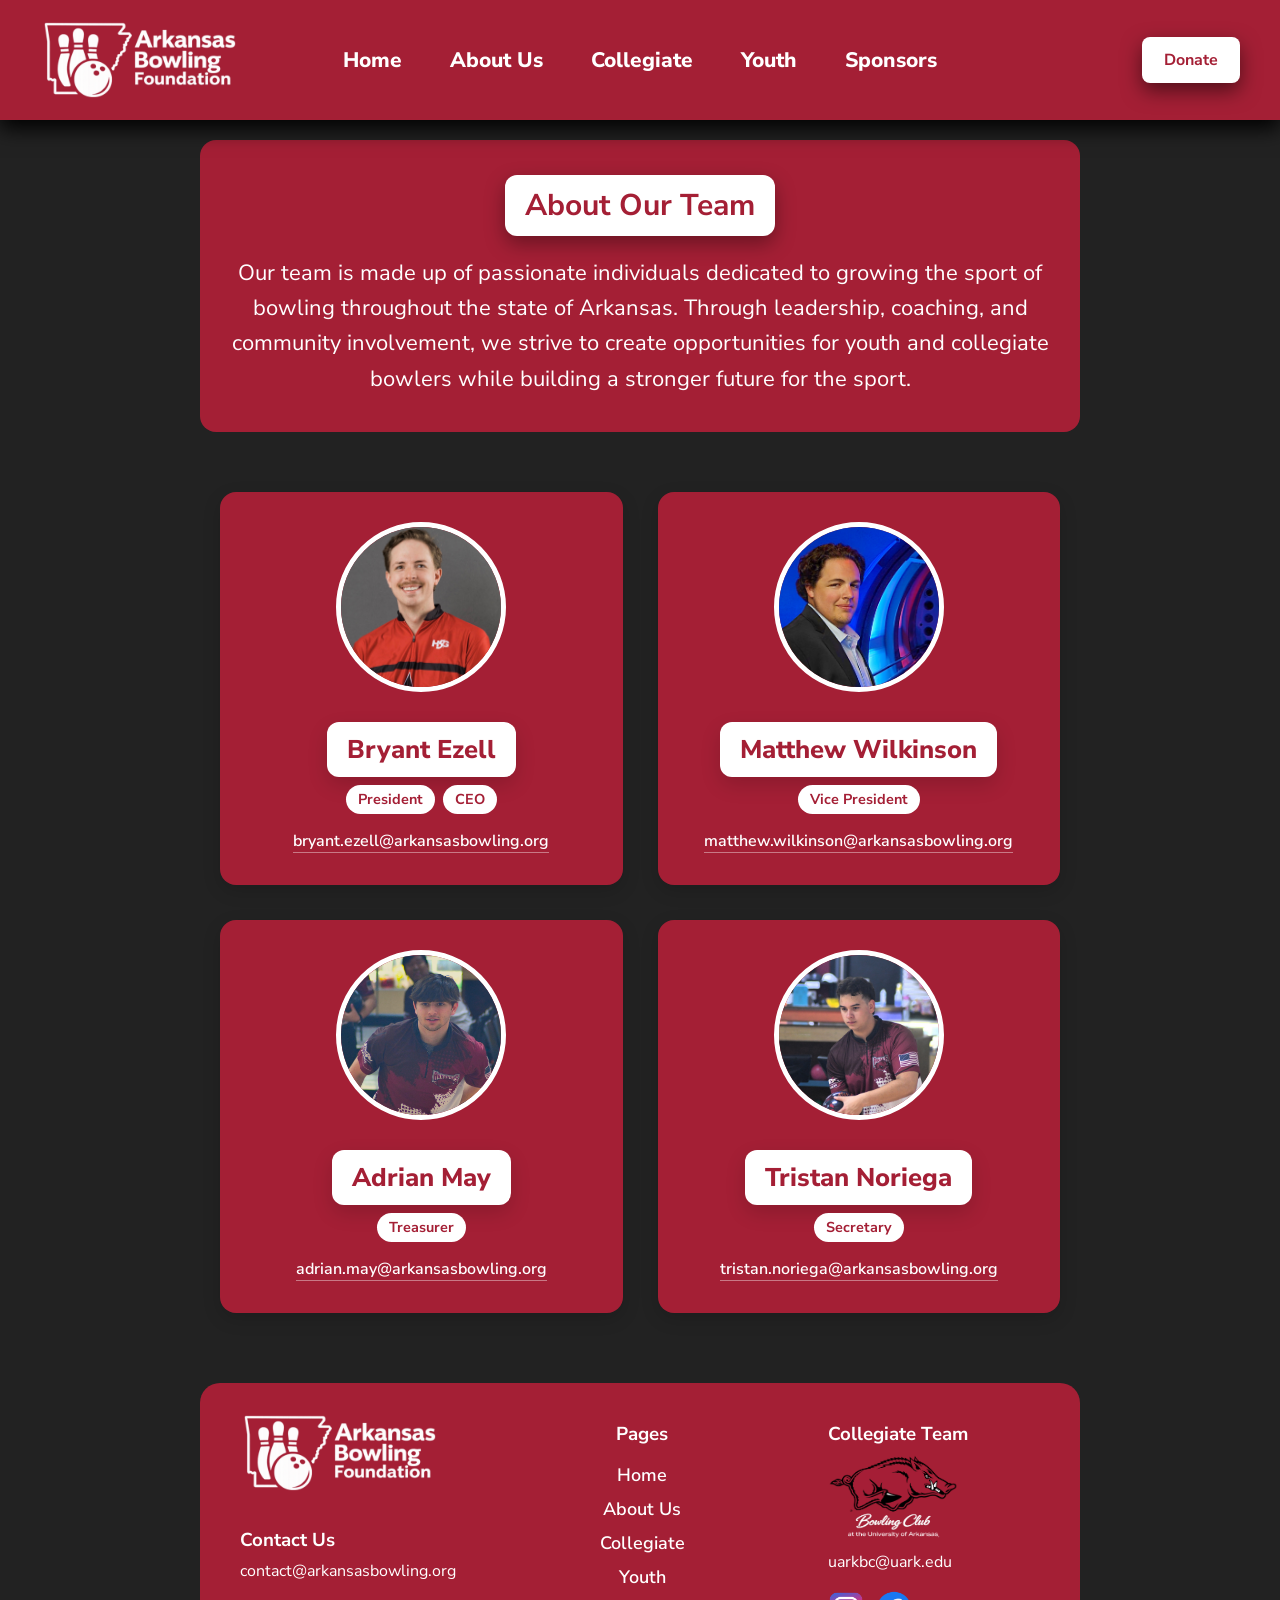
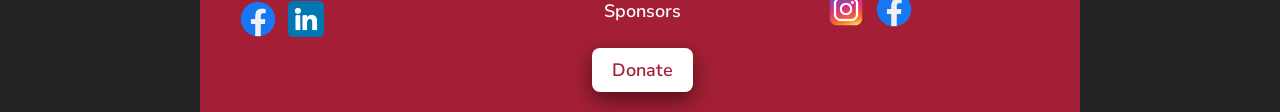
<file: aboutus/index.html>
<!DOCTYPE html>
<html>
<head>
    <!-- Google tag (gtag.js) -->
    <script async src="https://www.googletagmanager.com/gtag/js?id=G-7HNZ62RYVR"></script>
    <script>
    window.dataLayer = window.dataLayer || [];
    function gtag(){dataLayer.push(arguments);}
    gtag('js', new Date());

    gtag('config', 'G-7HNZ62RYVR');
    </script>
    
    <title>About Us | Arkansas Bowling</title>

    <link rel="icon" type="image/png" href="/materials/tabicon.png">

    <link href="https://fonts.googleapis.com/css2?family=Nunito+Sans:wght@400;600;700;800&display=swap" rel="stylesheet">
    <link rel="stylesheet" href="/style.css">
    <link rel="stylesheet" href="/aboutus/aboutus.css">

    <meta name="viewport" content="width=device-width, initial-scale=1.0">

</head>

<script src="/scripts/loadnav.js"></script>
<script src="/scripts/loadfoot.js"></script>

<body>

    <div id="navbar"></div>

    <div class="content">
        <div class="welcome-box">
            <h2>About Our Team</h2>

            <p>
                Our team is made up of passionate individuals dedicated to growing the sport of bowling throughout the state of Arkansas.
                Through leadership, coaching, and community involvement, we strive to create opportunities for youth and collegiate bowlers
                while building a stronger future for the sport.
            </p>
        </div>

        <div class="about-team">
            <div class="team-grid">

                <div class="person-card">
                    <img src="/materials/aboutus/bryant.jpg" alt="Person 1">
                    <h2>Bryant Ezell</h2>

                    <div class="positions">
                        <span>President</span>
                        <span>CEO</span>
                    </div>

                    <p class="email">
                        <a href="mailto:bryant.ezell@arkansasbowling.org">bryant.ezell@arkansasbowling.org</a>
                    </p>

                    <p></p>
                </div>

                <div class="person-card">
                    <img src="/materials/aboutus/matthew.jpg" alt="Person 2">
                    <h2>Matthew Wilkinson</h2>

                    <div class="positions">
                        <span>Vice President</span>
                    </div>

                    <p class="email">
                        <a href="mailto:matthew.wilkinson@arkansasbowling.org">matthew.wilkinson@arkansasbowling.org</a>
                    </p>

                    <p></p>
                </div>

                <div class="person-card">
                    <img src="/materials/aboutus/adrian2.JPG" alt="Person 3">
                    <h2>Adrian May</h2>

                    <div class="positions">
                        <span>Treasurer</span>
                    </div>

                    <p class="email">
                        <a href="mailto:adrian.may@arkansasbowling.org">adrian.may@arkansasbowling.org</a>
                    </p>

                    <p></p>
                </div>

                <div class="person-card">
                    <img src="/materials/aboutus/tristan.JPG" alt="Person 4">
                    <h2>Tristan Noriega</h2>

                    <div class="positions">
                        <span>Secretary</span>
                    </div>

                    <p class="email">
                        <a href="mailto:tristan.noriega@arkansasbowling.org">tristan.noriega@arkansasbowling.org</a>
                    </p>

                    <p></p>
                </div>

            </div>
        </div>


        <div id="footer"></div>
    </div>
        

</body>
</html>
</file>
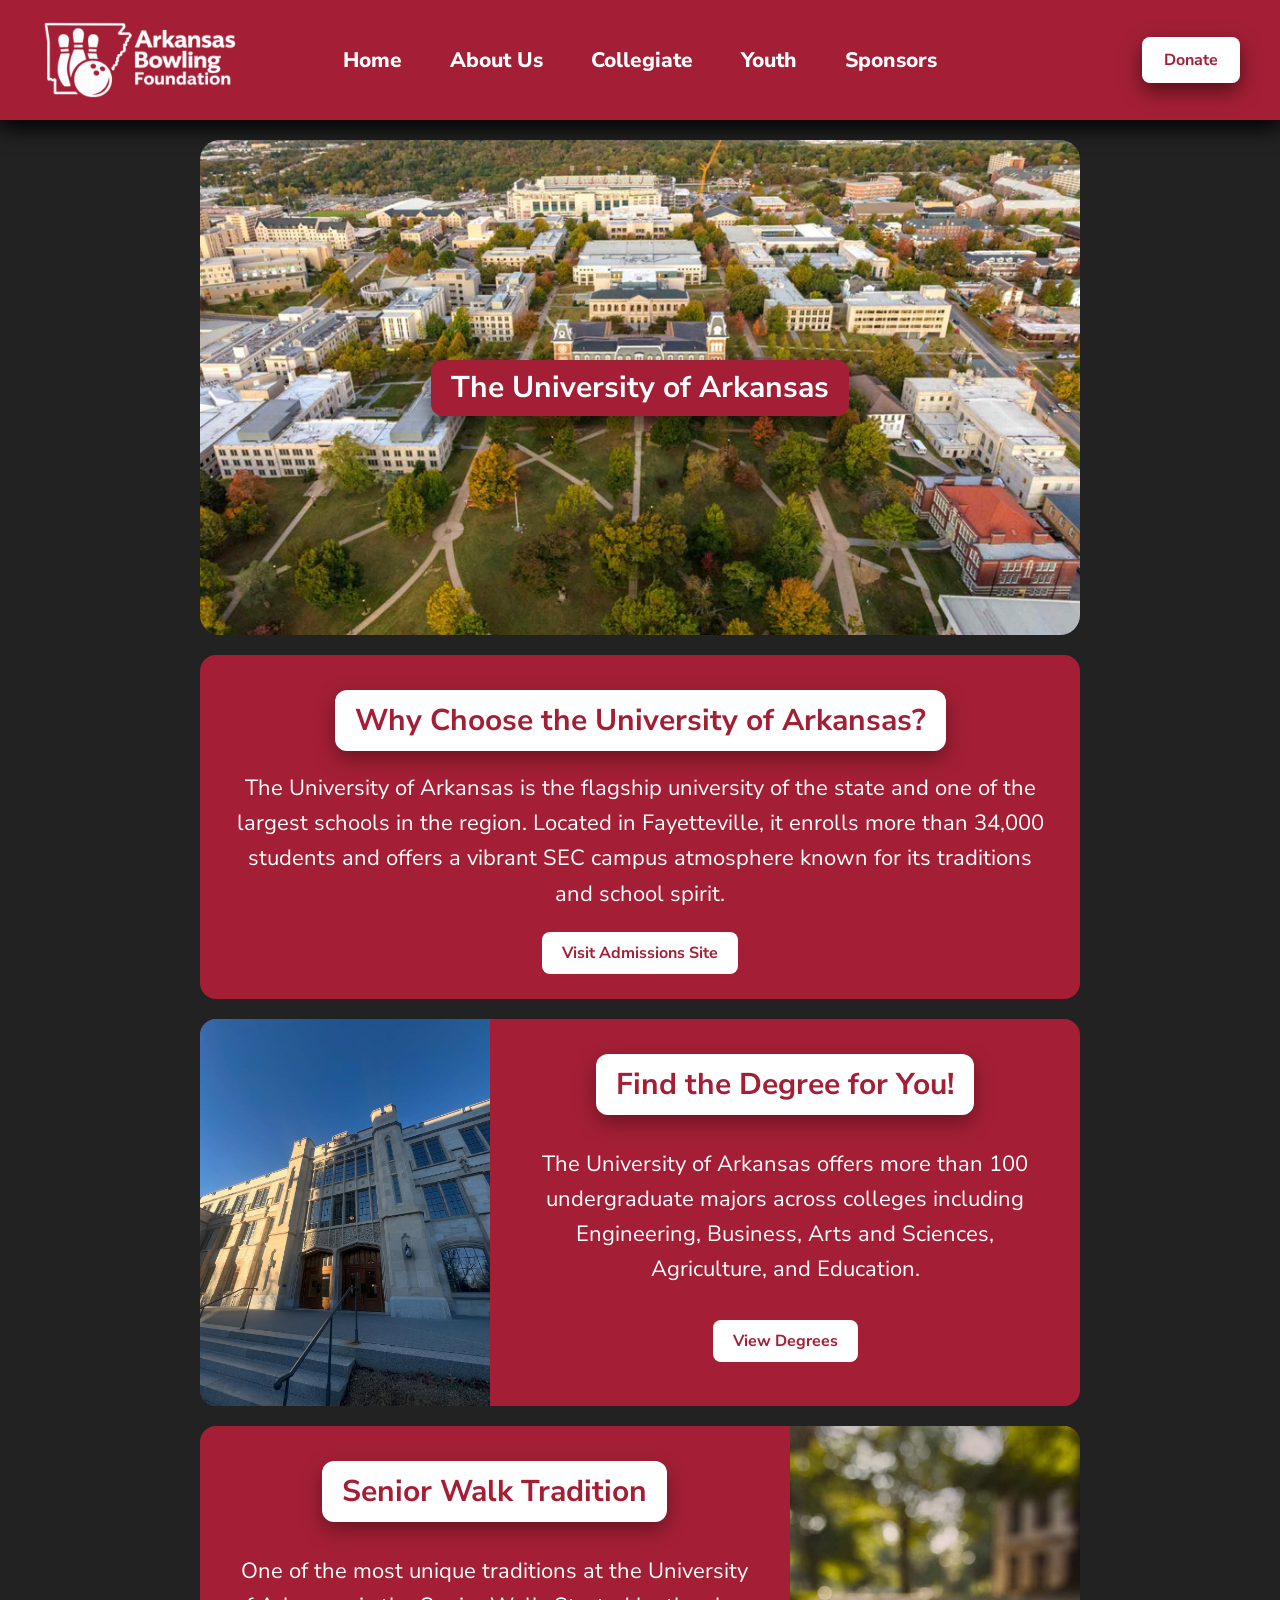
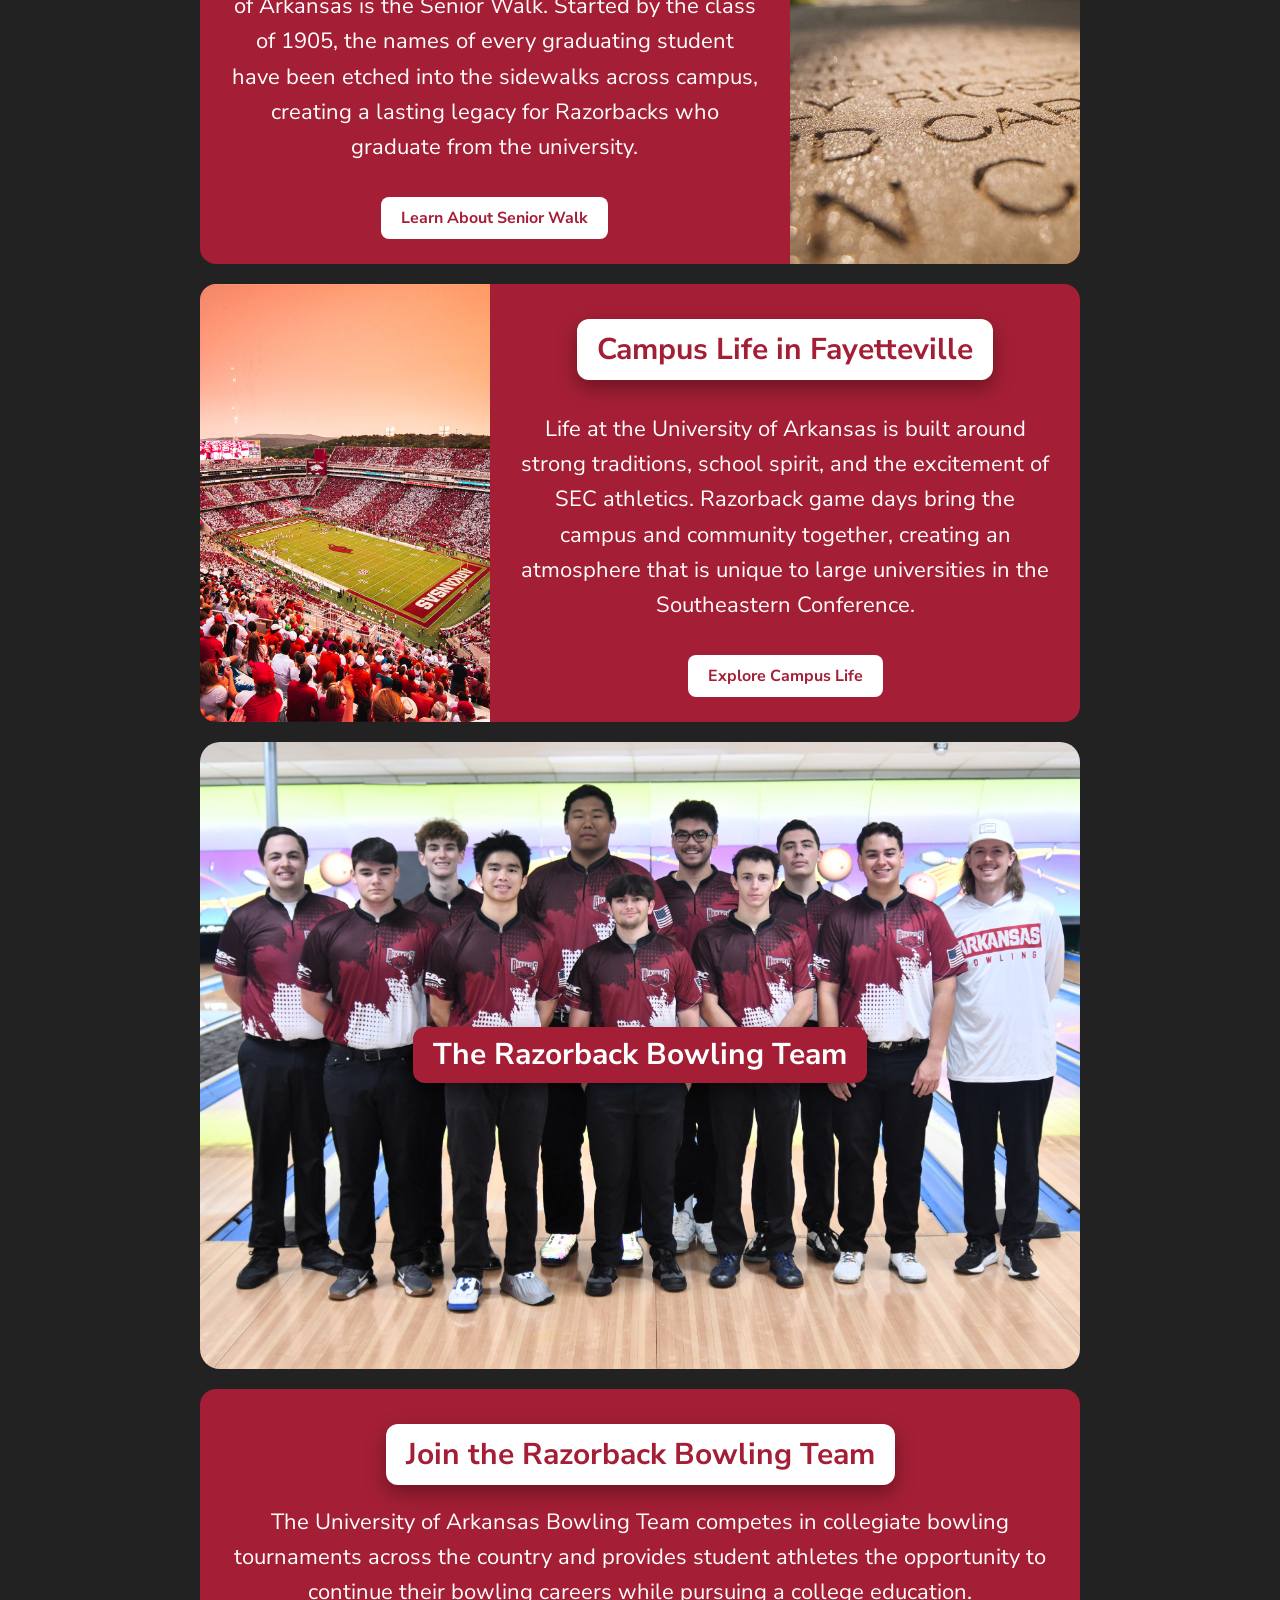
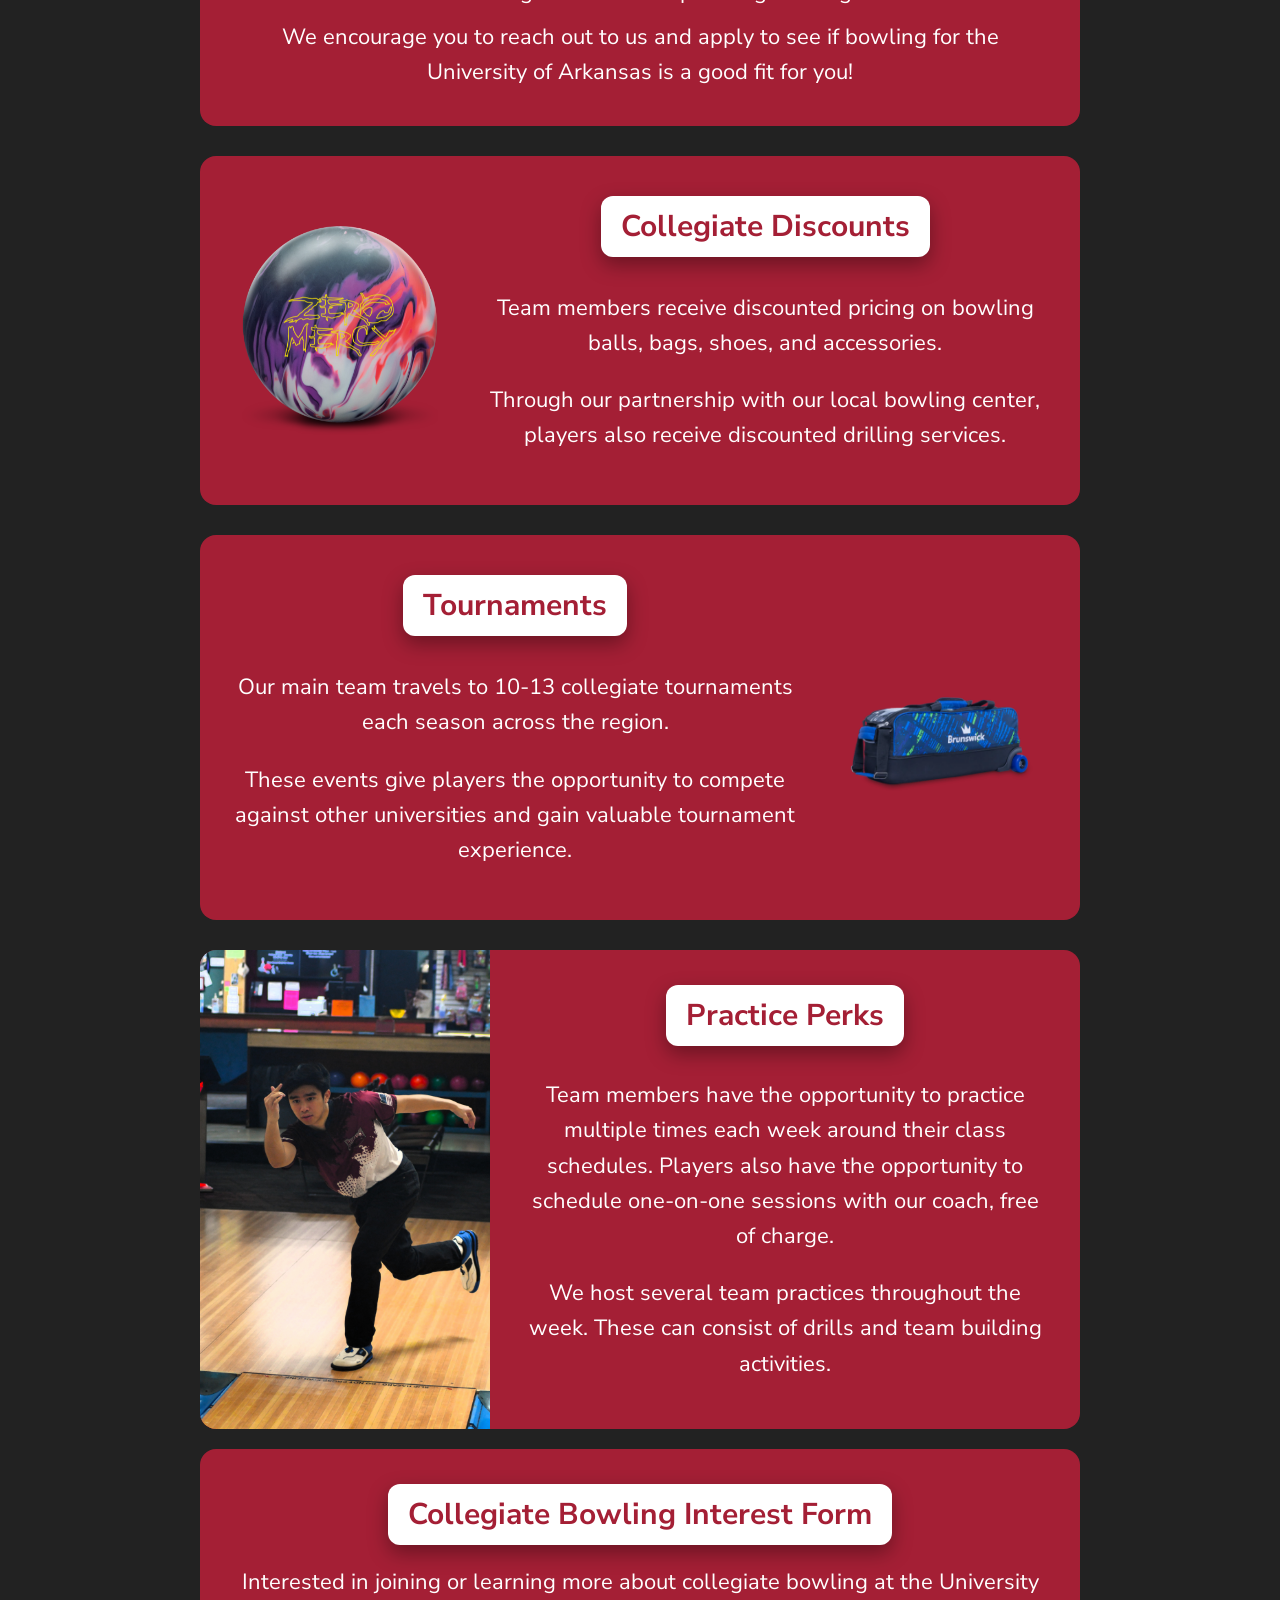
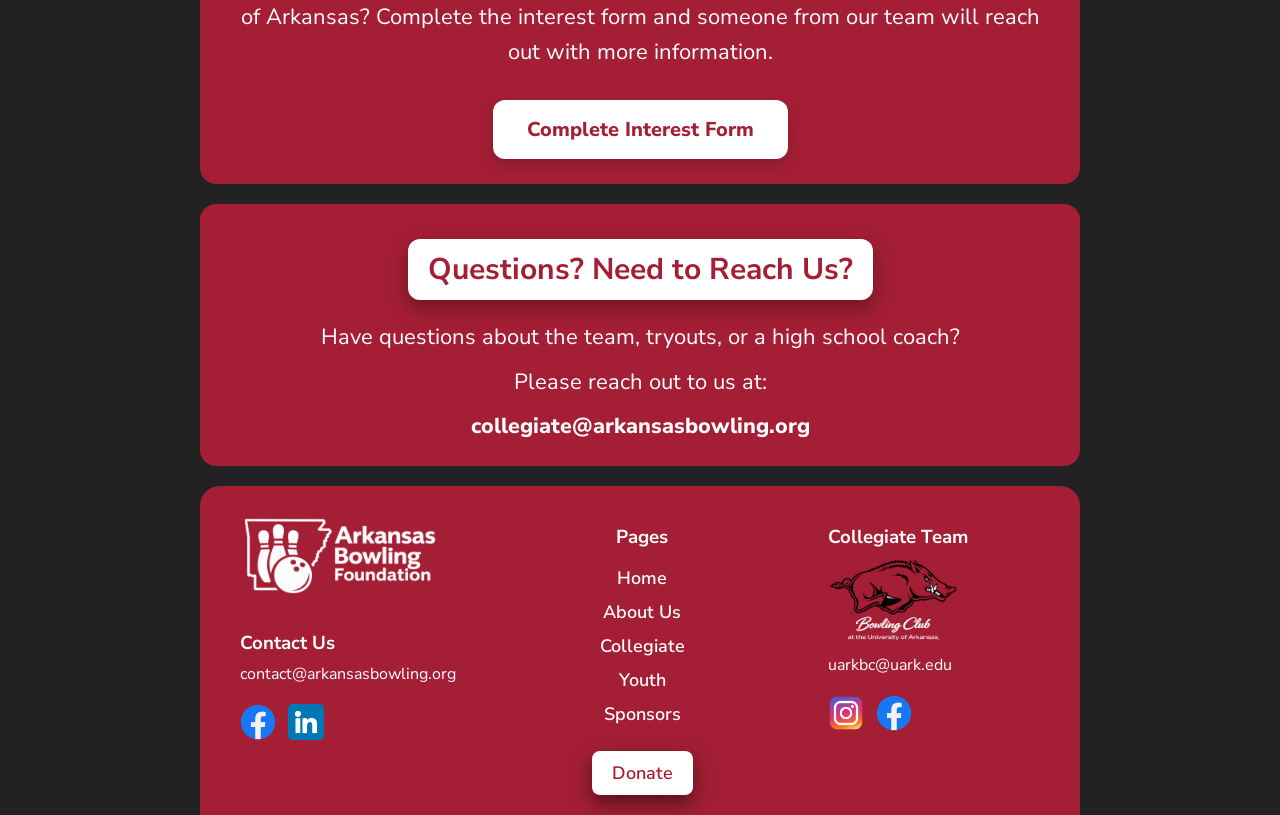
<file: collegiate/index.html>
<!DOCTYPE html>
<html>
<head>
    <!-- Google tag (gtag.js) -->
    <script async src="https://www.googletagmanager.com/gtag/js?id=G-7HNZ62RYVR"></script>
    <script>
    window.dataLayer = window.dataLayer || [];
    function gtag(){dataLayer.push(arguments);}
    gtag('js', new Date());

    gtag('config', 'G-7HNZ62RYVR');
    </script>
    
    <title>Collegiate | Arkansas Bowling</title>

    <link rel="icon" type="image/png" href="/materials/tabicon.png">

    <link href="https://fonts.googleapis.com/css2?family=Nunito+Sans:wght@400;600;700;800&display=swap" rel="stylesheet">
    <link rel="stylesheet" href="/style.css">
    <link rel="stylesheet" href="/collegiate/collegiate.css">

    <meta name="viewport" content="width=device-width, initial-scale=1.0">
</head>

<script src="/scripts/loadnav.js"></script>
<script src="/scripts/loadfoot.js"></script>

<body>

    <div id="navbar"></div>

    <div class="home">

        <img src="/materials/uark.jpg" class="home-image">

        <h1>The University of Arkansas</h1>

    </div>

    <div class="content">

        <div class="welcome-box">
            <h2>Why Choose the University of Arkansas?</h2>

            <p>
            The University of Arkansas is the flagship university of the state and one of the largest
            schools in the region. Located in Fayetteville, it enrolls more than 34,000 students and
            offers a vibrant SEC campus atmosphere known for its traditions and school spirit.
            </p>

            <a href="https://admissions.uark.edu/" class="uarkadm-button" target="_blank" rel="noopener">Visit Admissions Site</a>

        </div>
        
        <div class="feature-box">

            <img src="/materials/degree.jpg" class="feature-image">

            <div class="feature-text">

                <h2>Find the Degree for You!</h2>

                <p>
                The University of Arkansas offers more than 100 undergraduate majors across
                colleges including Engineering, Business, Arts and Sciences, Agriculture,
                and Education.
                </p>

                <a href="https://www.uark.edu/academics/degree-programs.php" class="feature-button" target="_blank" rel="noopener">View Degrees</a>

            </div>

        </div>

        <div class="feature-box feature-box-reverse">

            <img src="/materials/seniorwalk.jpg" class="feature-image">

            <div class="feature-text">

                <h2>Senior Walk Tradition</h2>

                <p>
                One of the most unique traditions at the University of Arkansas is the
                Senior Walk. Started by the class of 1905, the names of every graduating student have been
                etched into the sidewalks across campus, creating a lasting legacy for
                Razorbacks who graduate from the university.
                </p>

                <a href="https://registrar.uark.edu/graduation/senior-walk.php" class="feature-button" target="_blank" rel="noopener">
                Learn About Senior Walk
                </a>

            </div>

        </div>

        <div class="feature-box">

            <img src="/materials/campuslife.jpg" class="feature-image">

            <div class="feature-text">

                <h2>Campus Life in Fayetteville</h2>

                <p>
                Life at the University of Arkansas is built around strong traditions,
                school spirit, and the excitement of SEC athletics. Razorback game days
                bring the campus and community together, creating an atmosphere that
                is unique to large universities in the Southeastern Conference.
                </p>

                <a href="https://www.uark.edu/student-life/" class="feature-button" target="_blank" rel="noopener">
                Explore Campus Life
                </a>

            </div>

        </div>


    </div>

    
    <div class="home">

        <img src="/materials/team.JPG" class="home-image">

        <h1>The Razorback Bowling Team</h1>

    </div>

    
    <div class="content">

        <div class="welcome-box">
            <h2>Join the Razorback Bowling Team</h2>

            <p>
            The University of Arkansas Bowling Team competes in collegiate bowling
            tournaments across the country and provides student athletes the opportunity
            to continue their bowling careers while pursuing a college education.
            </p>

            <p>
            We encourage you to reach out to us and apply to see if bowling for 
            the University of Arkansas is a good fit for you!
            </p>
        </div>

        <div class="ball-box">

            <img src="/materials/bowlingball.png" class="ball-image">

            <div class="ball-text">

            <h2>Collegiate Discounts</h2>

            <p>
            Team members receive discounted pricing on bowling balls, bags, shoes, and accessories.
            </p>

            <p>
            Through our partnership with our local bowling center, players also receive discounted drilling services.
            </p>

            </div>

        </div>
                
        <div class="ball-box ball-box-reverse">

            <div class="ball-text">

                <h2>Tournaments</h2>

                <p>
                Our main team travels to 10-13 collegiate tournaments each season across the region.
                </p>

                <p>
                These events give players the opportunity to compete against other universities and gain valuable tournament experience.
                </p>

            </div>

            <img src="/materials/traveltote.png" class="ball-image">

        </div>

        <div class="feature-box">

            <img src="/materials/practice.JPG" class="feature-image">

            <div class="feature-text">

                <h2>Practice Perks</h2>

                <p>
                Team members have the opportunity to practice multiple times each week around their class schedules. 
                Players also have the opportunity to schedule one-on-one sessions with our coach, free of charge.
                </p>

                <p>
                We host several team practices throughout the week. These can consist of drills and team building activities. 
                </p>

            </div>

        </div>

        <div class="welcome-box">

            <h2>Collegiate Bowling Interest Form</h2>

            <p>
                Interested in joining or learning more about collegiate bowling at the University of Arkansas?
                Complete the interest form and someone from our team will reach out with more information.
            </p>

            <a href="https://docs.google.com/forms/d/e/1FAIpQLSdViRa9bHFqdDqkcEmNwf0z6lTNlJRw4YhxeyH3zlITyBibbQ/viewform?usp=dialog" class="interest-button" target="_blank" rel="noopener">
                Complete Interest Form
            </a>

        </div>

        <div class="tryout-alert-box" hidden="true">

            <div class="new-badge">NEW</div>

            <div class="tryout-alert-text">
                <h2>2026-27 Tryouts Announced</h2>

                <p>
                    Razorback Bowling tryouts will take place August 13-16, 2026. Attendance is required each day
                    because each session will include different oil patterns, formats, and evaluations.
                </p>

                <a href="/tryouts/" class="tryout-alert-button">
                    View Tryout Information
                </a>
            </div>

        </div>

        <div class="welcome-box">

            <h2>Questions? Need to Reach Us?</h2>

            <p>
                Have questions about the team, tryouts, or a high school coach?
            </p>

            <p>Please reach out to us at:</p>

            <a href="mailto:collegiate@arkansasbowling.org" class="collegiate-email">
                collegiate@arkansasbowling.org
            </a>

        </div>

        <div id="footer"></div>

    </div>

</body>
</html>
</file>
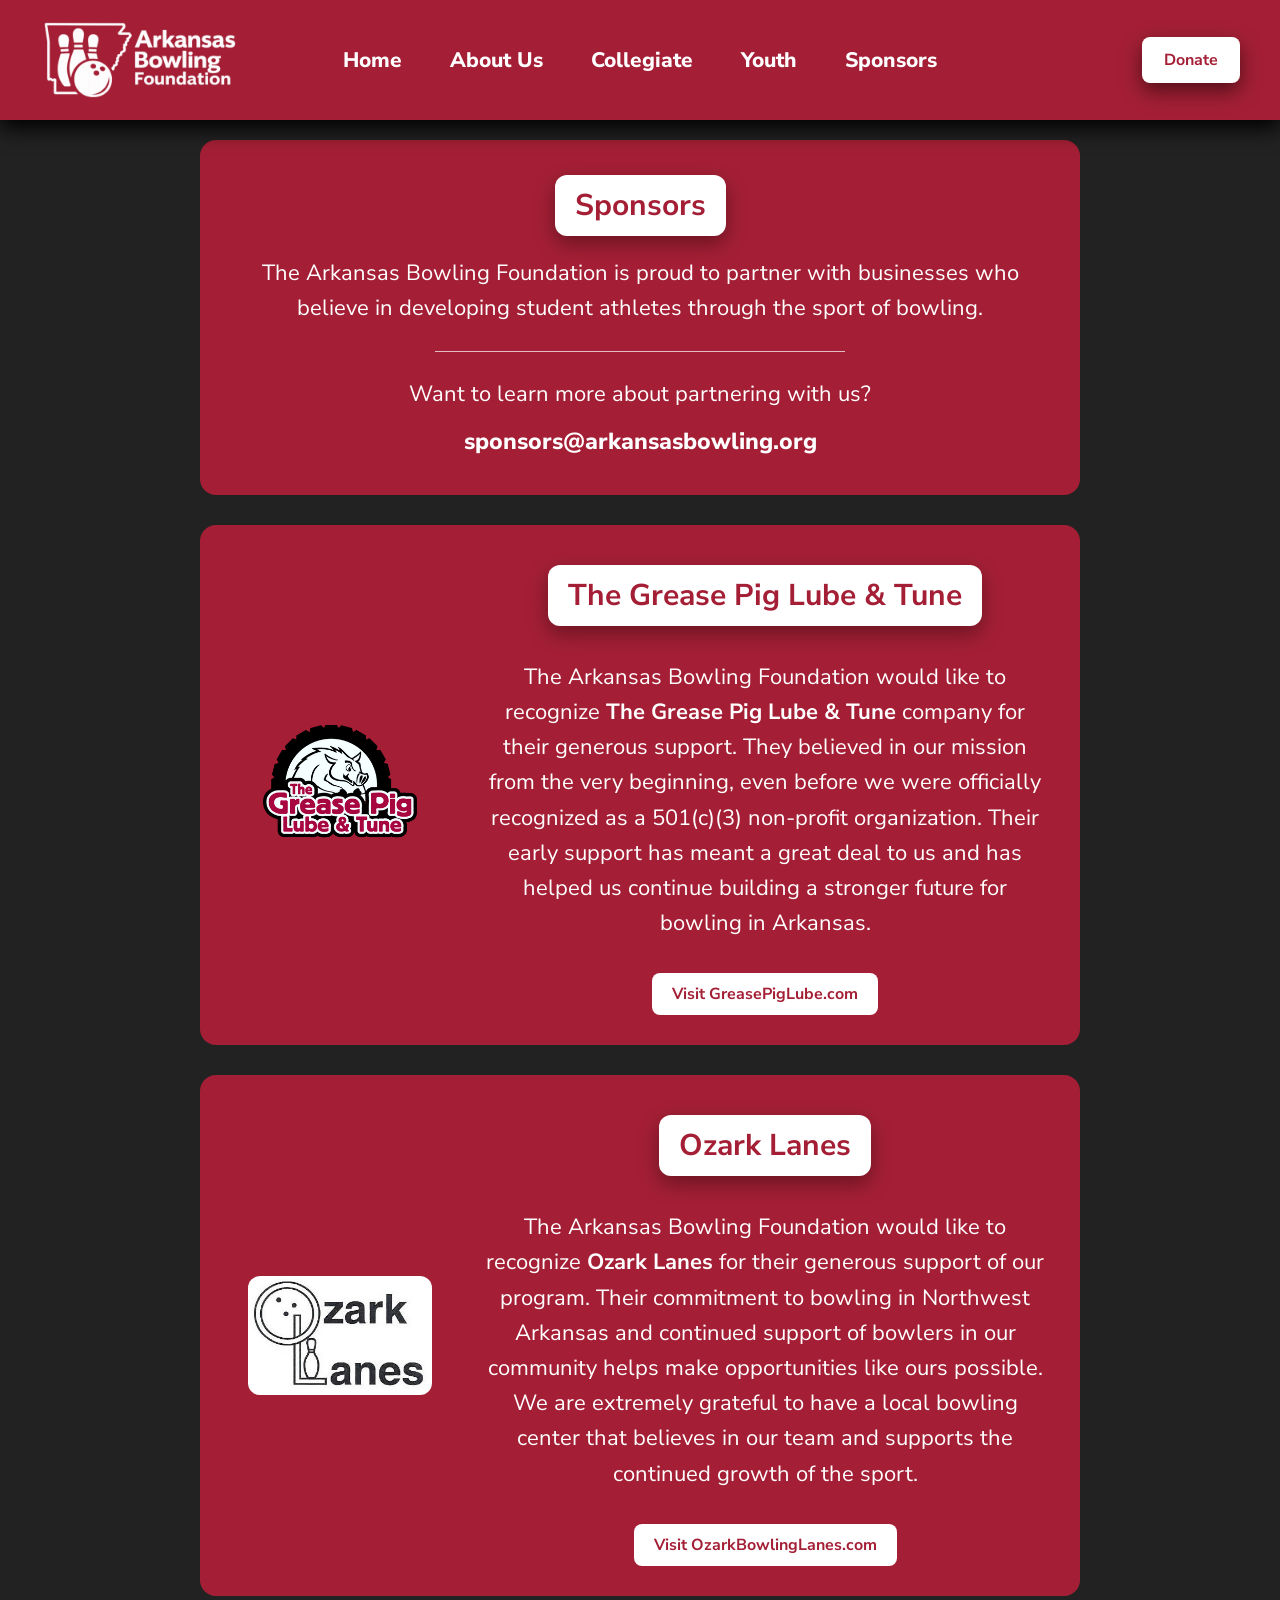
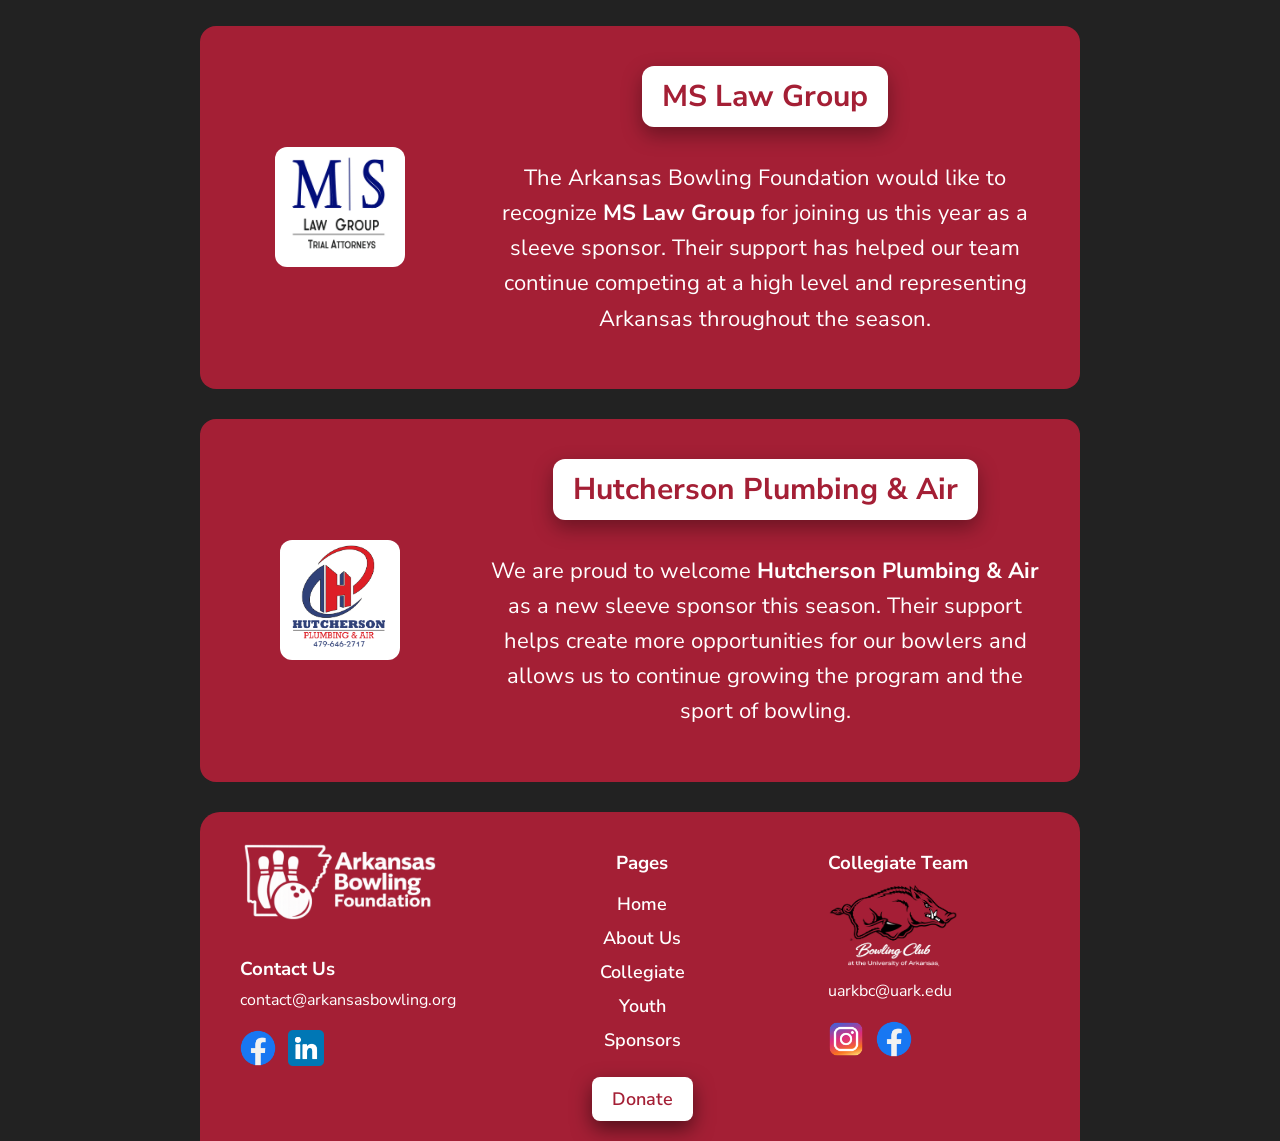
<file: sponsors/index.html>
<!DOCTYPE html>
<html>
<head>
    <!-- Google tag (gtag.js) -->
    <script async src="https://www.googletagmanager.com/gtag/js?id=G-7HNZ62RYVR"></script>
    <script>
    window.dataLayer = window.dataLayer || [];
    function gtag(){dataLayer.push(arguments);}
    gtag('js', new Date());

    gtag('config', 'G-7HNZ62RYVR');
    </script>
    
    <title>Sponsors | Arkansas Bowling</title>

    <link rel="icon" type="image/png" href="/materials/tabicon.png">
    
    <link href="https://fonts.googleapis.com/css2?family=Nunito+Sans:wght@400;600;700;800&display=swap" rel="stylesheet">
    <link rel="stylesheet" href="/style.css">
    <link rel="stylesheet" href="/sponsors/sponsors.css">

    <meta name="viewport" content="width=device-width, initial-scale=1.0">

</head>

<script src="/scripts/loadnav.js"></script>
<script src="/scripts/loadfoot.js"></script>

<body>

    <div id="navbar"></div>

    <div class="content">

        <div class="welcome-box">
            <h2>Sponsors</h2>

            <p>
                The Arkansas Bowling Foundation is proud to partner with businesses who believe in developing student athletes through the sport of bowling.
            </p>

            <div class="white-divider"></div>

            <p>
                Want to learn more about partnering with us?
            </p>

            <p>
                <a href="mailto:sponsors@arkansasbowling.org" class="sponsor-email">
                    sponsors@arkansasbowling.org
                </a>
            </p>
        </div>

        <div class="partner-box">

            <div class="partner-logo">
                <img src="/materials/GreasePig-Logo.png" alt="Partner Name">
            </div>

            <div class="partner-text">

                <h2>The Grease Pig Lube & Tune</h2>

                <p>
                The Arkansas Bowling Foundation would like to recognize <strong>The Grease Pig Lube & Tune</strong>
                company for their generous support. They believed in our mission from the very beginning,
                even before we were officially recognized as a 501(c)(3) non-profit organization.

                Their early support has meant a great deal to us and has helped us continue building
                a stronger future for bowling in Arkansas.
                </p>

                <a href="https://greasepiglube.com/" class="partner-button" target="_blank" rel="noopener">Visit GreasePigLube.com</a>


            </div>

        </div>

        
        <div class="partner-box">

            <div class="partner-logo">
                <img src="/materials/ozark_lanes_logo.jpg" alt="Partner Name">
            </div>

            <div class="partner-text">

                <h2>Ozark Lanes</h2>

                <p>
                    The Arkansas Bowling Foundation would like to recognize <strong>Ozark Lanes</strong>
                    for their generous support of our program. Their commitment to bowling in Northwest
                    Arkansas and continued support of bowlers in our community helps make opportunities
                    like ours possible.

                    We are extremely grateful to have a local bowling center that believes in our team
                    and supports the continued growth of the sport.
                </p>

                <a href="https://www.ozarkbowlinglanes.com/" class="partner-button" target="_blank" rel="noopener">Visit OzarkBowlingLanes.com</a>


            </div>

        </div>

        
        <div class="partner-box">

            <div class="partner-logo">
                <img src="/materials/MSLawGroup.jpg" alt="Partner Name">
            </div>

            <div class="partner-text">

                <h2>MS Law Group</h2>

                <p>
                    The Arkansas Bowling Foundation would like to recognize <strong>MS Law Group</strong>
                    for joining us this year as a sleeve sponsor. Their support has helped our team continue
                    competing at a high level and representing Arkansas throughout the season.
                </p>

            </div>

        </div>


        <div class="partner-box">

            <div class="partner-logo">
                <img src="/materials/hutcherson.png" alt="Partner Name">
            </div>

            <div class="partner-text">

                <h2>Hutcherson Plumbing & Air</h2>

                <p>
                    We are proud to welcome <strong>Hutcherson Plumbing & Air</strong> as a new sleeve sponsor
                    this season. Their support helps create more opportunities for our bowlers and allows us
                    to continue growing the program and the sport of bowling.
                </p>

            </div>

        </div>

        <div id="footer"></div>

    </div>

</body>
</html>
</file>
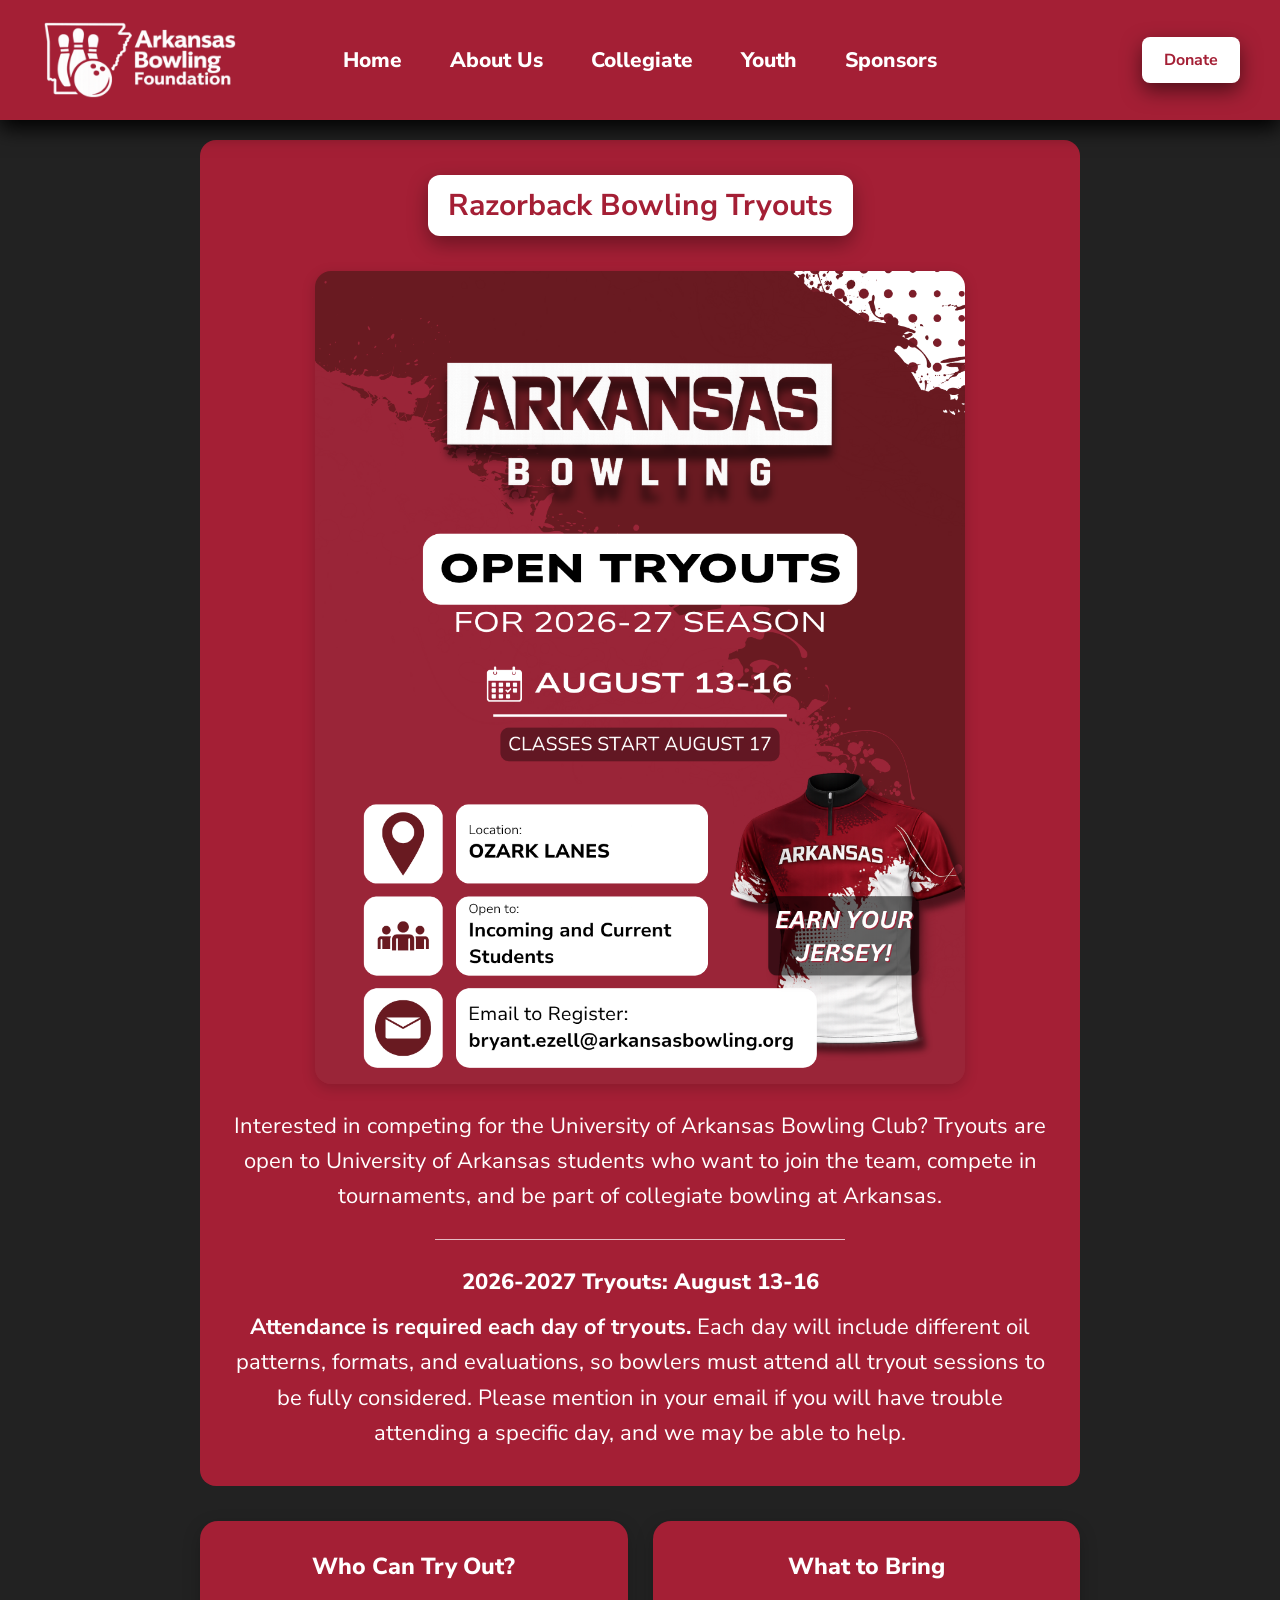
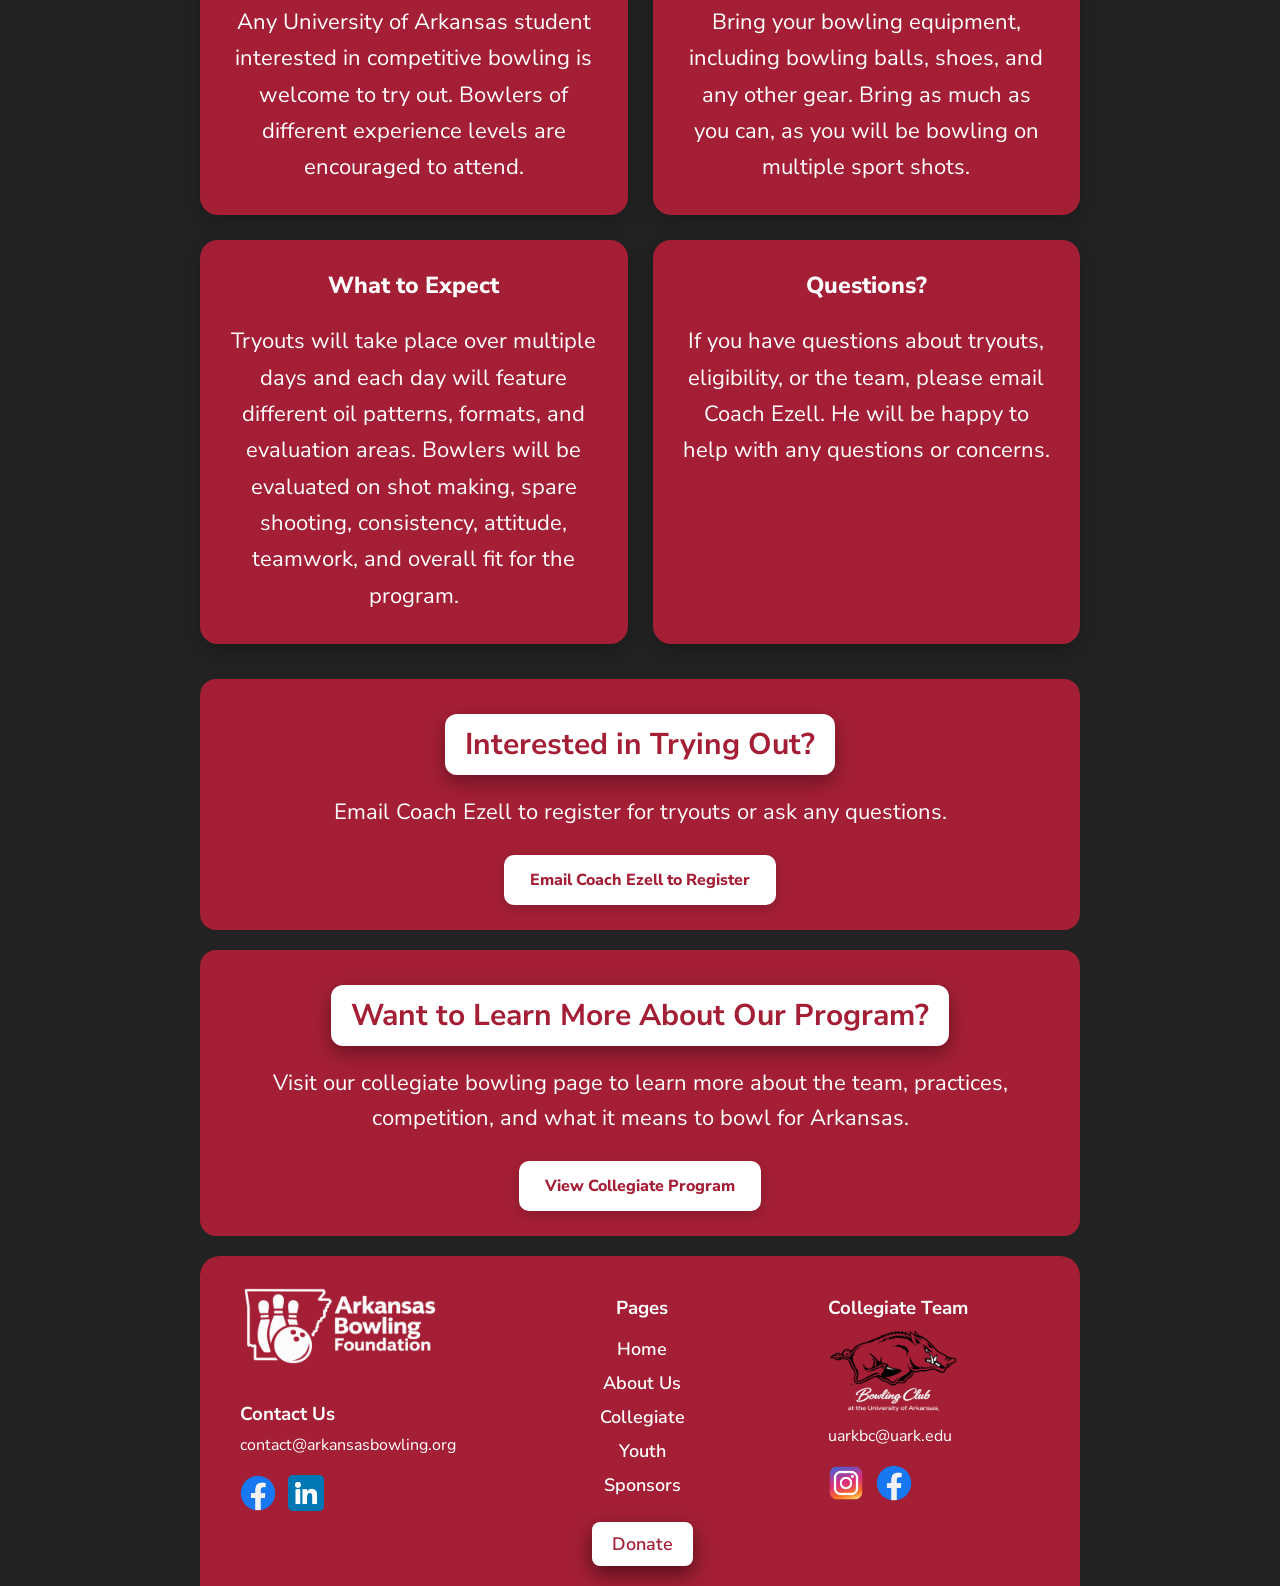
<file: tryouts/index.html>
<!DOCTYPE html>
<html>
<head>
    <title>Tryouts | Arkansas Bowling</title>

    <link rel="icon" type="image/png" href="/materials/tabicon.png">

    <link href="https://fonts.googleapis.com/css2?family=Nunito+Sans:wght@400;600;700;800&display=swap" rel="stylesheet">
    <link rel="stylesheet" href="/style.css">
    <link rel="stylesheet" href="/tryouts/tryouts.css">

    <meta name="viewport" content="width=device-width, initial-scale=1.0">
</head>

<script src="/scripts/loadnav.js"></script>
<script src="/scripts/loadfoot.js"></script>

<body>

    <div id="navbar"></div>

    <div class="content">

        <div class="welcome-box">
            <h2>Razorback Bowling Tryouts</h2>

            <img src="/materials/tryouts/tryouts.png" class="tryout-post-image" alt="Razorback Bowling Tryouts Flyer">

            <p>
                Interested in competing for the University of Arkansas Bowling Club?
                Tryouts are open to University of Arkansas students who want to join the team,
                compete in tournaments, and be part of collegiate bowling at Arkansas.
            </p>

            <div class="white-divider"></div>

            <p class="tryout-highlight">
                2026-2027 Tryouts: August 13-16
            </p>

            <p>
                <b>Attendance is required each day of tryouts.</b> Each day will include different oil patterns,
                formats, and evaluations, so bowlers must attend all tryout sessions to be fully considered.
                Please mention in your email if you will have trouble attending a specific day, and we may be able to help.
            </p>
        </div>

        <div class="info-grid">

            <div class="info-card">
                <h3>Who Can Try Out?</h3>
                <p>
                    Any University of Arkansas student interested in competitive bowling is welcome to try out.
                    Bowlers of different experience levels are encouraged to attend.
                </p>
            </div>

            <div class="info-card">
                <h3>What to Bring</h3>
                <p>
                    Bring your bowling equipment, including bowling balls, shoes, and any other gear.
                    Bring as much as you can, as you will be bowling on multiple sport shots.
                </p>
            </div>

            <div class="info-card">
                <h3>What to Expect</h3>
                <p>
                    Tryouts will take place over multiple days and each day will feature different oil patterns,
                    formats, and evaluation areas. Bowlers will be evaluated on shot making, spare shooting,
                    consistency, attitude, teamwork, and overall fit for the program.
                </p>
            </div>

            <div class="info-card">
                <h3>Questions?</h3>
                <p>
                    If you have questions about tryouts, eligibility, or the team, please email Coach Ezell.
                    He will be happy to help with any questions or concerns.
                </p>
            </div>

        </div>

        <div class="welcome-box">
            <h2>Interested in Trying Out?</h2>

            <p>
                Email Coach Ezell to register for tryouts or ask any questions.
            </p>

            <a href="mailto:bryant.ezell@arkansasbowling.org?subject=Razorback%20Bowling%20Tryouts" class="tryout-button bounce-button">
                Email Coach Ezell to Register
            </a>
        </div>

        <div class="welcome-box">
            <h2>Want to Learn More About Our Program?</h2>

            <p>
                Visit our collegiate bowling page to learn more about the team, practices, competition,
                and what it means to bowl for Arkansas.
            </p>

            <a href="/collegiate/" class="tryout-button">
                View Collegiate Program
            </a>
        </div>

        <div id="footer"></div>

    </div>

</body>
</html>
</file>
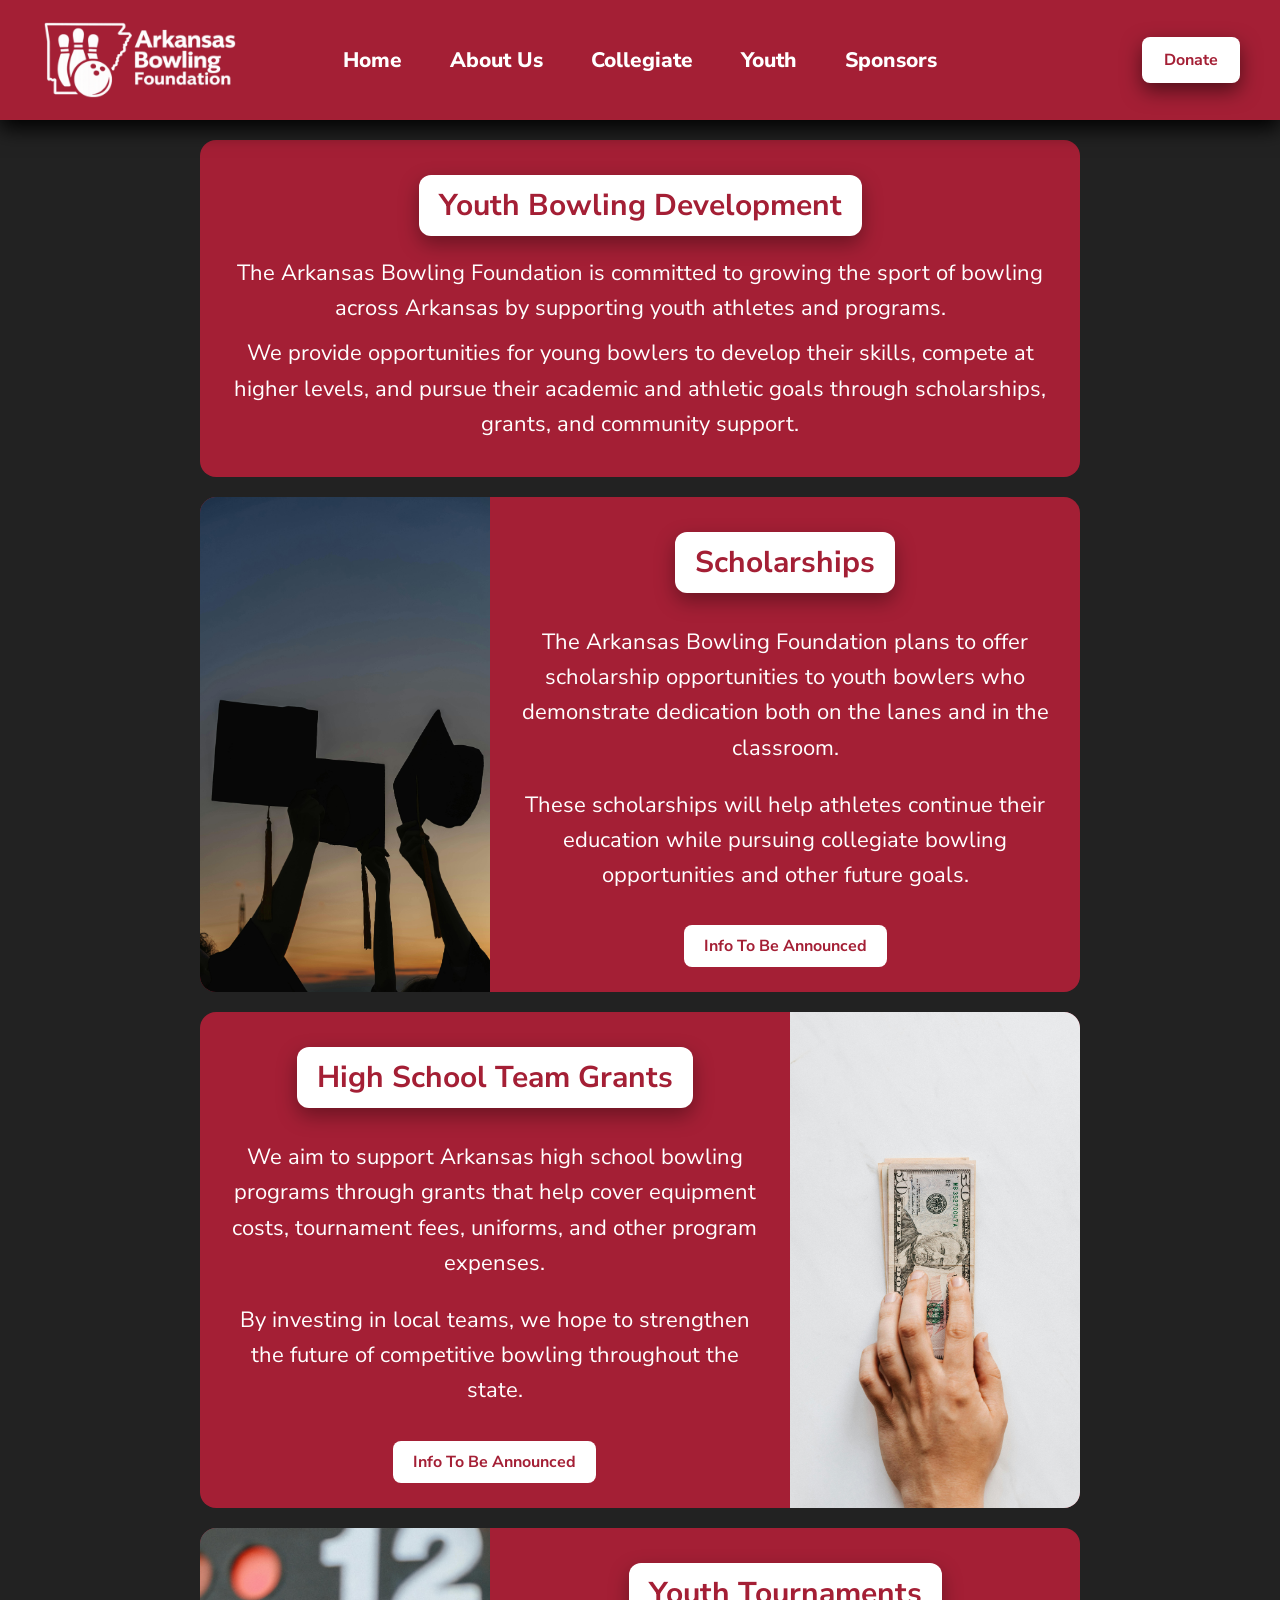
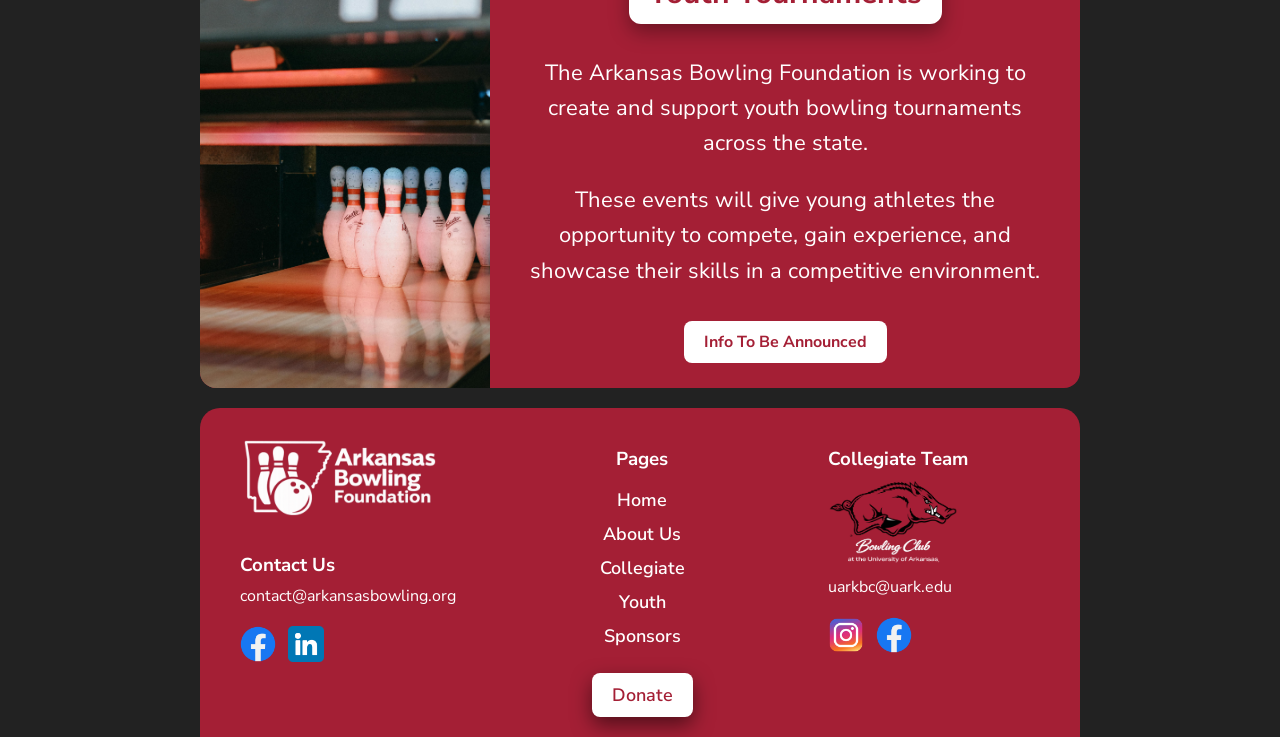
<file: youth/index.html>
<!DOCTYPE html>
<html>
<head>
    <!-- Google tag (gtag.js) -->
    <script async src="https://www.googletagmanager.com/gtag/js?id=G-7HNZ62RYVR"></script>
    <script>
    window.dataLayer = window.dataLayer || [];
    function gtag(){dataLayer.push(arguments);}
    gtag('js', new Date());

    gtag('config', 'G-7HNZ62RYVR');
    </script>
    
    <title>Youth | Arkansas Bowling</title>

    <link rel="icon" type="image/png" href="/materials/tabicon.png">

    <link href="https://fonts.googleapis.com/css2?family=Nunito+Sans:wght@400;600;700;800&display=swap" rel="stylesheet">
    <link rel="stylesheet" href="/style.css">
    <link rel="stylesheet" href="/youth/youth.css">

    <meta name="viewport" content="width=device-width, initial-scale=1.0">

</head>

<script src="/scripts/loadnav.js"></script>
<script src="/scripts/loadfoot.js"></script>

<body>

    <div id="navbar"></div>

    <div class="content">

        <div class="welcome-box">
            <h2>Youth Bowling Development</h2>

            <p>
            The Arkansas Bowling Foundation is committed to growing the sport of bowling across Arkansas by supporting youth athletes and programs.
            </p>

            <p>
            We provide opportunities for young bowlers to develop their skills, compete at higher levels, and pursue their academic and athletic goals through scholarships, grants, and community support.
            </p>
        </div>

        <div class="feature-box">

            <img src="/materials/youth/scholarship.jpg" class="feature-image">

            <div class="feature-text">
                <h2>Scholarships</h2>

                <p>
                    The Arkansas Bowling Foundation plans to offer scholarship opportunities to youth bowlers who demonstrate dedication both on the lanes and in the classroom.
                </p>

                <p>
                    These scholarships will help athletes continue their education while pursuing collegiate bowling opportunities and other future goals.
                </p>

                <a href="javascript:void(0);" class="feature-button">Info To Be Announced</a>
            </div>

        </div>

        <div class="feature-box reverse">

            <img src="/materials/youth/grant.jpg" class="feature-image">

            <div class="feature-text">
                <h2>High School Team Grants</h2>

                <p>
                    We aim to support Arkansas high school bowling programs through grants that help cover equipment costs, tournament fees, uniforms, and other program expenses.
                </p>

                <p>
                    By investing in local teams, we hope to strengthen the future of competitive bowling throughout the state.
                </p>

                <a href="javascript:void(0);" class="feature-button">Info To Be Announced</a>
            </div>

        </div>

        <div class="feature-box">

            <img src="/materials/youth/tournament.jpg" class="feature-image">

            <div class="feature-text">
                <h2>Youth Tournaments</h2>

                <p>
                    The Arkansas Bowling Foundation is working to create and support youth bowling tournaments across the state.
                </p>

                <p>
                    These events will give young athletes the opportunity to compete, gain experience, and showcase their skills in a competitive environment.
                </p>

                <a href="javascript:void(0);" class="feature-button">Info To Be Announced</a>
            </div>

        </div>

        <div id="footer"></div>
    </div>
        

</body>
</html>
</file>
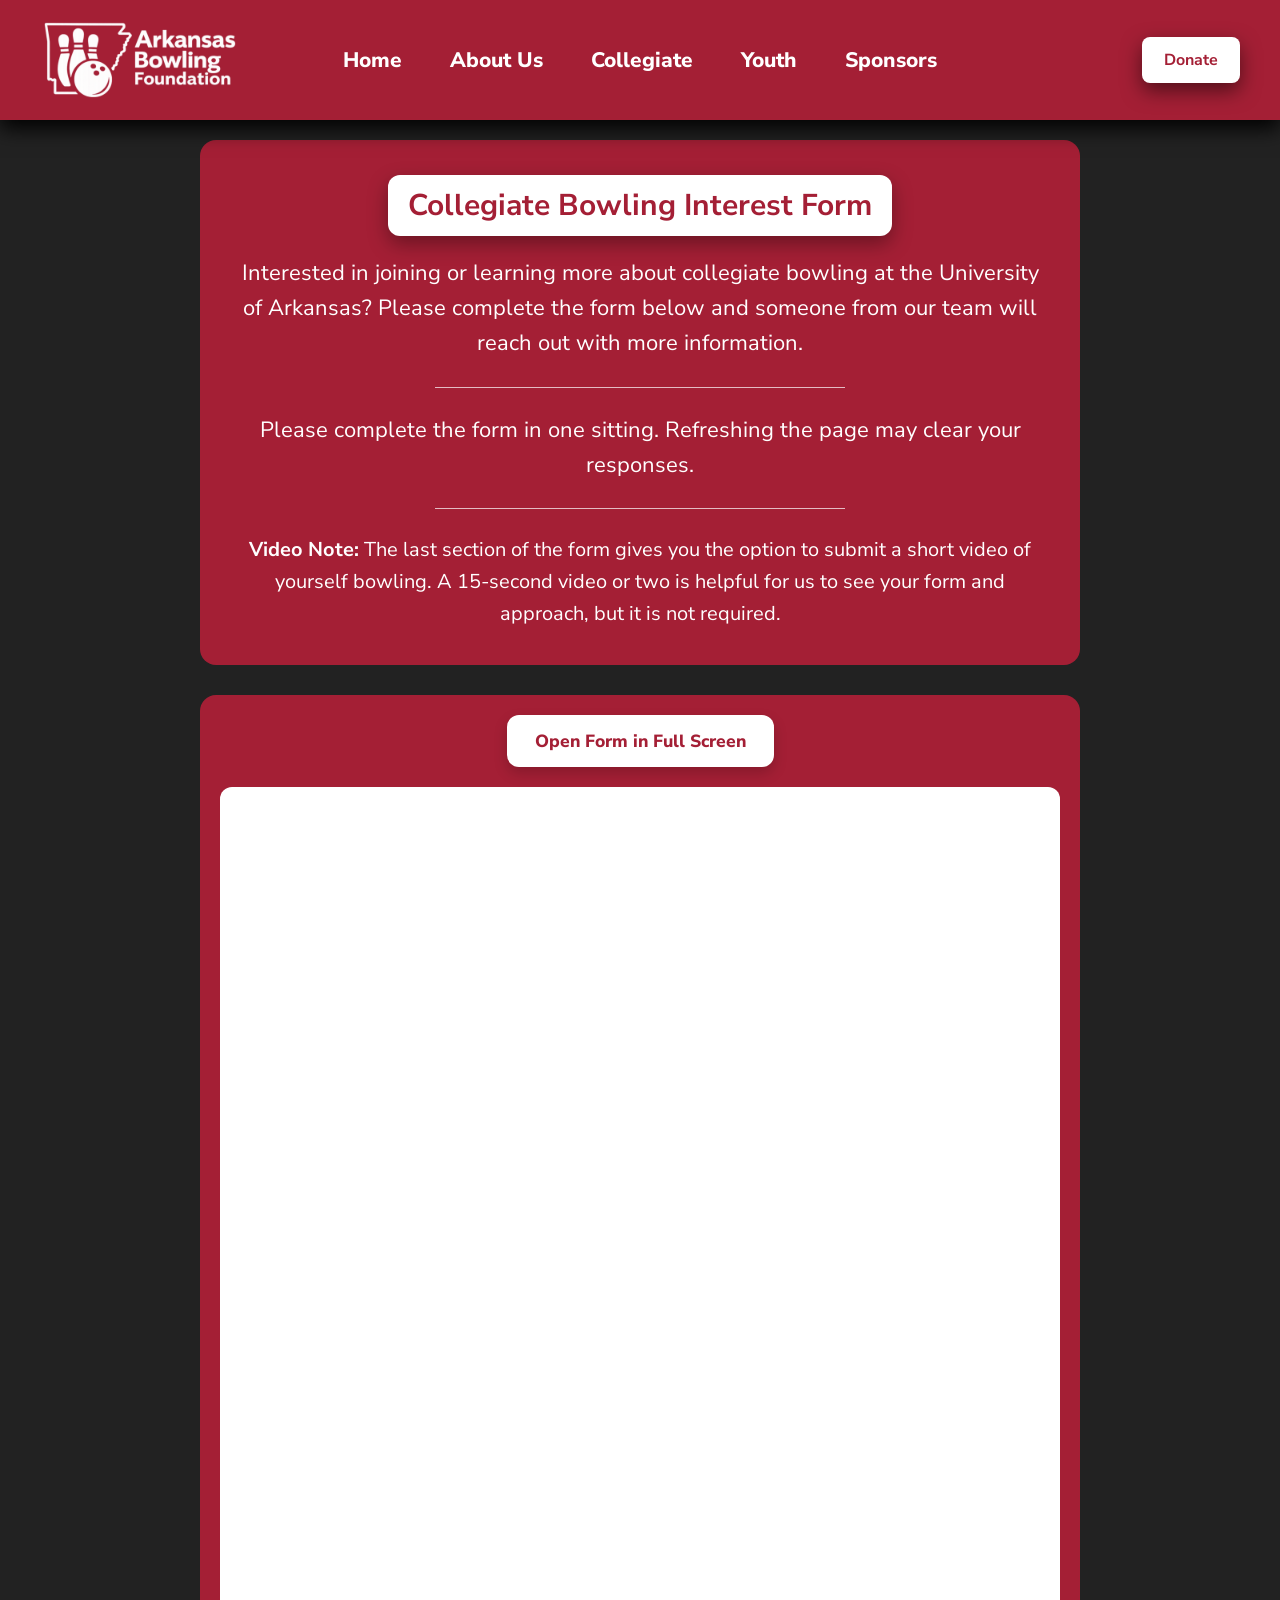
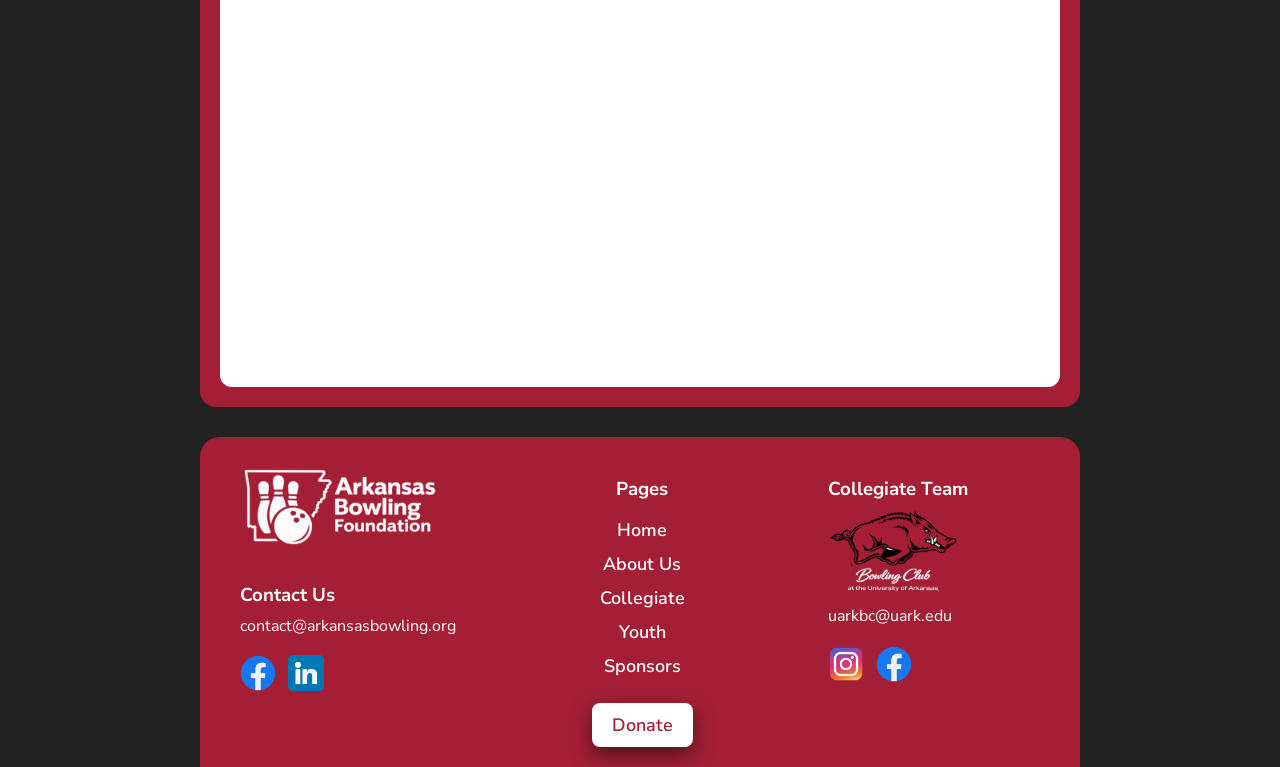
<file: collegiate/form/index.html>
<!DOCTYPE html>
<html>
<head>
    <title>Collegiate Form | Arkansas Bowling</title>

    <link rel="icon" type="image/png" href="/materials/tabicon.png">

    <link href="https://fonts.googleapis.com/css2?family=Nunito+Sans:wght@400;600;700;800&display=swap" rel="stylesheet">
    <link rel="stylesheet" href="/style.css">
    <link rel="stylesheet" href="/collegiate/form/form.css">

    <meta name="viewport" content="width=device-width, initial-scale=1.0">
</head>

<script src="/scripts/loadnav.js"></script>
<script src="/scripts/loadfoot.js"></script>

<body>

    <div id="navbar"></div>

    <div class="content">

        <div class="welcome-box">

            <h2>Collegiate Bowling Interest Form</h2>

            <p>
                Interested in joining or learning more about collegiate bowling at the University of Arkansas?
                Please complete the form below and someone from our team will reach out with more information.
            </p>

            <div class="white-divider"></div>

            <p>
                Please complete the form in one sitting. Refreshing the page may clear your responses.
            </p>

            <div class="white-divider"></div>

            <p class="video-note">
                <b>Video Note:</b> The last section of the form gives you the option to submit a short video of yourself bowling.
                A 15-second video or two is helpful for us to see your form and approach, but it is not required.
            </p>

        </div>

        <div class="google-form-box">

            <a 
                href="https://docs.google.com/forms/d/e/1FAIpQLSdViRa9bHFqdDqkcEmNwf0z6lTNlJRw4YhxeyH3zlITyBibbQ/viewform?usp=dialog"
                class="fullscreen-form-button"
                target="_blank"
                rel="noopener">
                Open Form in Full Screen
            </a>

            <iframe 
                src="https://docs.google.com/forms/d/e/1FAIpQLSdViRa9bHFqdDqkcEmNwf0z6lTNlJRw4YhxeyH3zlITyBibbQ/viewform?embedded=true"
                width="100%" 
                height="1200" 
                frameborder="0" 
                marginheight="0" 
                marginwidth="0">
                Loading…
            </iframe>

        </div>

        <div id="footer"></div>

    </div>

</body>
</html>
</file>
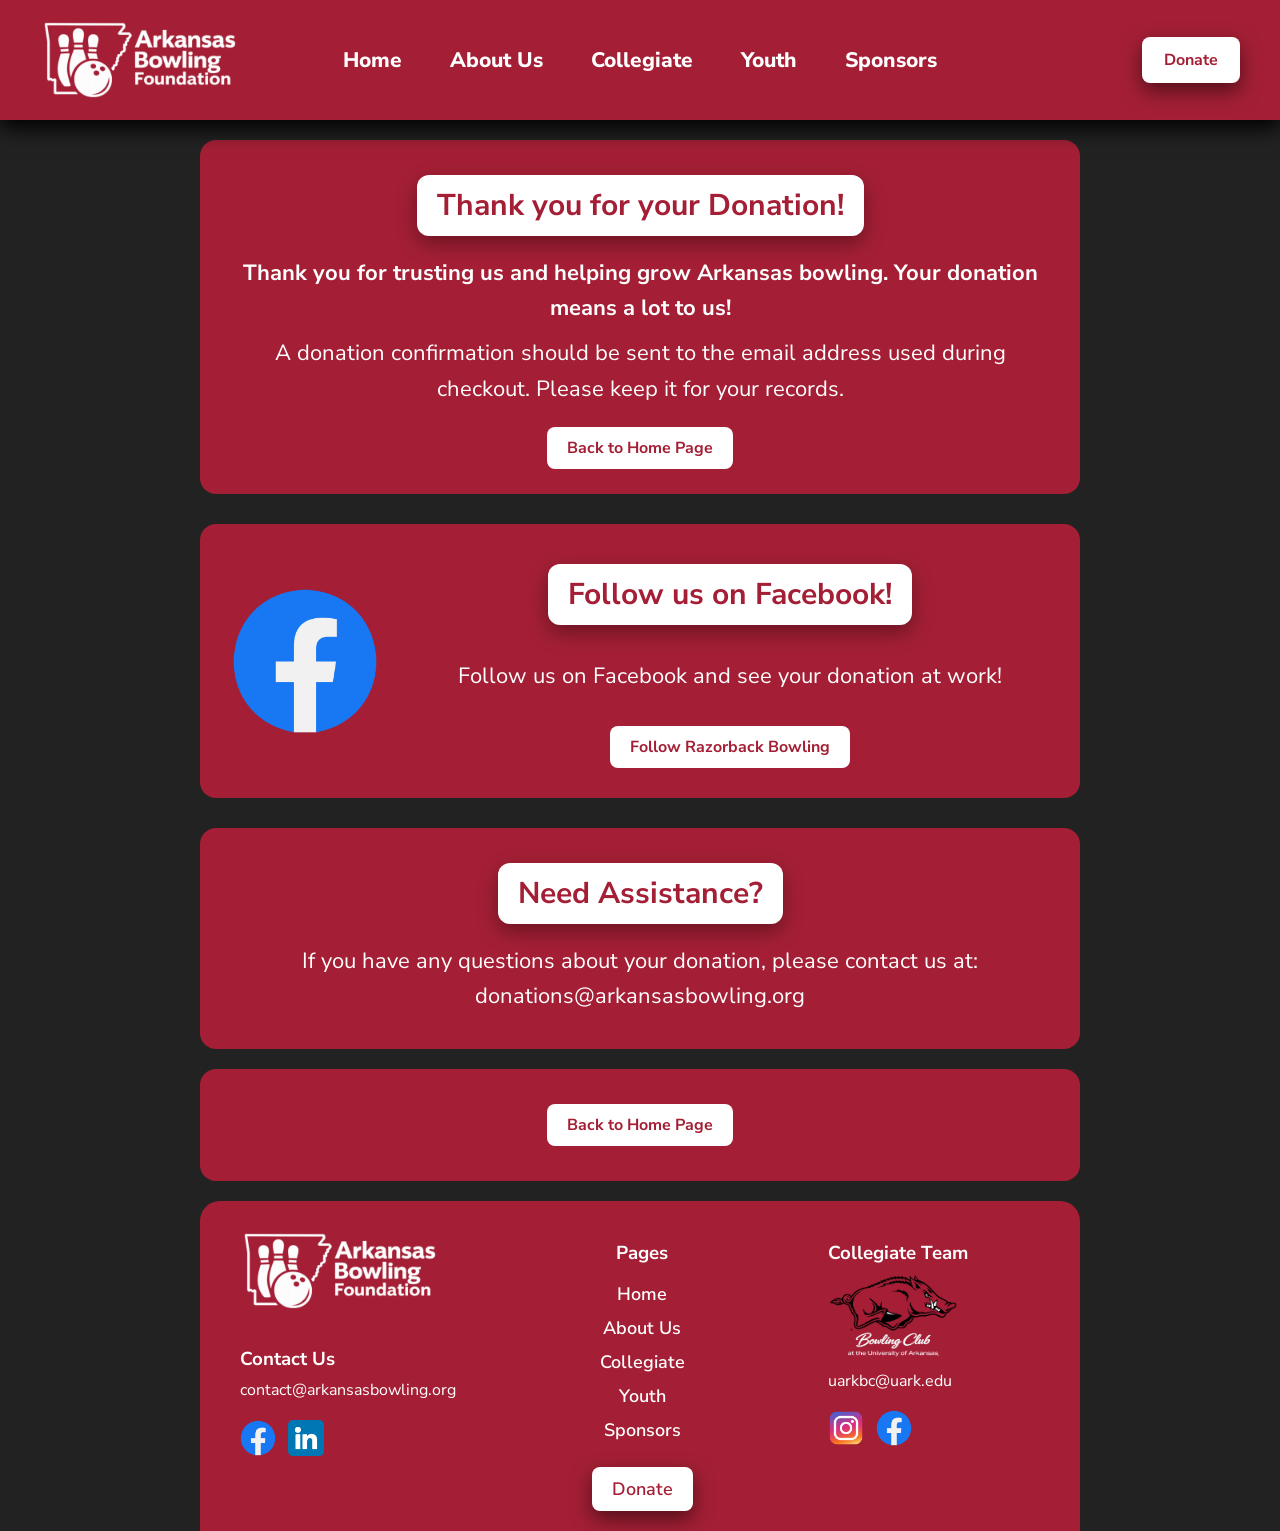
<file: donate/thankyou/index.html>
<!DOCTYPE html>
<html>
<head>
    <!-- Google tag (gtag.js) -->
    <script async src="https://www.googletagmanager.com/gtag/js?id=G-7HNZ62RYVR"></script>
    <script>
    window.dataLayer = window.dataLayer || [];
    function gtag(){dataLayer.push(arguments);}
    gtag('js', new Date());

    gtag('config', 'G-7HNZ62RYVR');
    </script>
    
    <title>Donate | Arkansas Bowling</title>

    <link rel="icon" type="image/png" href="/materials/tabicon.png">

    <link href="https://fonts.googleapis.com/css2?family=Nunito+Sans:wght@400;600;700;800&display=swap" rel="stylesheet">
    <link rel="stylesheet" href="/style.css">
    <link rel="stylesheet" href="/donate/thankyou/thankyou.css">

    <meta name="viewport" content="width=device-width, initial-scale=1.0">
</head>

<script src="/scripts/loadnav.js"></script>
<script src="/scripts/loadfoot.js"></script>

<body>

    <div id="navbar"></div>

    <div class="content">

        <div class="welcome-box">

            <h2>Thank you for your Donation!</h2>

            <p>
                <b>Thank you for trusting us and helping grow Arkansas bowling. Your donation means a lot to us!</b>
            </p>

            <p>
                A donation confirmation should be sent to the email address used during checkout. 
                Please keep it for your records.
            </p>

            <a href="https://arkansasbowling.org" class="home-button" rel="noopener">Back to Home Page</a>

        </div>

        <div class="facebook-box">

            <img src="/materials/facebook.png" class="facebook-image">

            <div class="facebook-text">

            <h2>Follow us on Facebook!</h2>

            <p>
                Follow us on Facebook and see your donation at work!
            </p>

            <a href="" class="feature-button" target="_blank" rel="noopener" style="display: none;">
                Follow the Arkansas Bowling Foundation
            </a>

            <a href="https://facebook.com/profile.php?id=61580478514144" class="feature-button" target="_blank" rel="noopener">
                Follow Razorback Bowling
            </a>

            </div>

        </div>

        <div class="welcome-box">

            <h2>Need Assistance?</h2>

            <p>
                If you have any questions about your donation, please contact us at:
                donations@arkansasbowling.org
            </p>

        </div>

        <div class="welcome-box">

            <a href="https://arkansasbowling.org" class="home-button" rel="noopener">Back to Home Page</a>

            <div class="padding"></div>

        </div>

        <div id="footer"></div>

        <div id="footer"></div>
    </div>
    
        
</body>
</html>
</file>
<file: style.css>
/* GENERAL PAGE SETTINGS */

body {
    margin: 0;
    font-family: 'Nunito Sans', sans-serif;
    background-color: #222222;
}

* {
    box-sizing: border-box;
}

img {
    max-width: 100%;
    height: auto;
    display: block;
}

/* NAVBAR */

.navbar {
    position: relative;
    display: flex;
    align-items: center;
    background-color: #A41F35;
    padding: 0px 40px;
    min-height: 120px;
    box-shadow: 0 8px 20px rgba(0,0,0,1);
}

.logo {
    height: 100px;
    width: auto;
    flex-shrink: 0;
}

.nav-links {
    position: absolute;
    left: 50%;
    top: 0;
    bottom: 0;
    transform: translateX(-50%);

    display: flex;
    align-items: stretch;
    justify-content: center;
    gap: 0;
}

.nav-links a {
    display: flex;
    align-items: center;
    justify-content: center;

    padding: 0 24px;
    height: 100%;

    color: white;
    background-color: #A41F35;
    text-decoration: none;
    font-weight: 800;
    font-size: 21px;
    border-radius: 0;
    white-space: nowrap;

    transition: background-color 0.2s ease;
}

.nav-links a:hover {
    background-color: #7f1829;
}

.logo-link {
    display: inline-block;
    flex-shrink: 0;
}

.logo-link img {
    display: block;
}

.donate-button {
    position: absolute;
    right: 40px;
    top: 50%;
    transform: translateY(-50%);

    background-color: white;
    color: #A41F35;
    text-decoration: none;
    font-weight: bold;
    padding: 12px 22px;
    border-radius: 8px;
    white-space: nowrap;

    box-shadow: 0 8px 20px rgba(0,0,0,.5);
}

.donate-button:hover {
    background-color: #DDDDDD;
}

/* HOME IMAGE */

/* HOME */

.home {
    position: relative;
    width: 100%;
    max-width: 900px;
    margin: 20px auto;
    padding: 0px 10px;
}

.home-image {
    display: block;
    width: 100%;
    height: auto;
    border-radius: 20px;
}

.home h1 {
    position: absolute;
    top: 50%;
    left: 50%;
    transform: translate(-50%, -50%);

    background-color: #A41F35;
    color: white;

    padding: 10px 20px;
    border-radius: 12px;
    margin: 0;

    white-space: nowrap;
    display: inline-block;

    text-align: center;
    font-size: clamp(18px, 3vw, 30px);
    line-height: 1.2;

    box-shadow: 0 8px 20px rgba(0,0,0,0.55);
}

.home p {
    font-size: 22px;
    color: white;
    max-width: 700px;
}

/* FEATURE BOX */

.feature-box {
    display: flex;
    align-items: stretch;
    background-color: #A41F35;
    padding: 0;
    border-radius: 16px;
    margin: 20px auto;
    overflow: hidden;
}

.feature-image {
    width: 33%;
    height: auto;
    object-fit: cover;
}

.feature-text {
    flex: 1;
    padding: 25px 30px;
}

.feature-text h2 {
    display: inline-block;
    background-color: white;
    color: #A41F35;
    padding: 10px 20px;
    border-radius: 12px;
    margin-bottom: 15px;
    box-shadow: 0 8px 20px rgba(0,0,0,.35) !important;
}

.feature-text p {
    font-size: 20px;
    line-height: 1.6;
}

.feature-button {
    display: inline-block;
    background-color: white;
    color: #A41F35;
    padding: 10px 20px;
    border-radius: 8px;
    font-weight: bold;
    text-decoration: none;
    margin-top: 10px;
}

.feature-button:hover {
    background-color: #f3f3f3;
}

.feature-box-reverse {
    flex-direction: row-reverse;
}

/* WELCOME BOX */

.welcome-box {
    background-color: #A41F35;
    padding: 25px 30px;
    border-radius: 16px;
    margin: 20px auto;
}

.welcome-box h2 {
    margin-top: 0;
    box-shadow: 0 8px 20px rgba(0,0,0,.35) !important;
}

.welcome-box p {
    margin: 10px 0;
}

/* PAGE CONTENT */

.content {
    padding: 0px 10px;
    max-width: 900px;
    margin: auto;
    color: white;
    text-align: center;
}

.content h2 {
    display: inline-block;
    background-color: white;
    color: #A41F35;
    padding: 10px 20px;
    border-radius: 12px;
    margin: 10px;
    box-shadow: 0 8px 20px rgba(0,0,0,0.15);
    font-size: 30px;
}

.content p {
    font-size: 22px;
    line-height: 1.6;
}

/* FOOTER */

.footer {
    background-color: #A41F35;
    color: white;
    padding: 20px 40px;
    margin-top: 0px;

    border-top-left-radius: 20px;
    border-top-right-radius: 20px;
}

/* FOOTER LAYOUT */

.footer-grid {
    display: grid;
    grid-template-columns: 1fr 1fr 1fr;
    align-items: start;
    max-width: 1200px;
    margin: auto;
    column-gap: 80px;
}

/* FOUNDATION */

.footer-foundation {
    text-align: left;
}

.foundation-logo {
    width: 200px;
    margin-bottom: 15px;
}

/* LINKS */

.footer-links {
    display: flex;
    flex-direction: column;
    align-items: center;
    gap: 12px;
}

.footer-links a {
    color: white;
    text-decoration: none;
    font-size: 18px;
    font-weight: 600;
}

.footer-links a:hover {
    text-decoration: underline;
}

/* CLUB */

.footer-club {
    text-align: left;
}

.club-logo {
    width: 130px;
    margin-bottom: 10px;
}

.footer-social-icons {
    display: flex;
    gap: 12px;
    margin-top: 10px;
}

.social-icon {
    width: 36px;
}

/* FOOTER SECTION TITLES */

.footer-links h3,
.footer-club h3,
.footer-contact h3 {
    margin-bottom: 6px;
}

/* EMAIL TEXT SMALLER */

.footer-email {
    font-size: 16px !important;
    margin-top: 0px;
}

/* LINKS COLUMN */

.footer-links {
    display: flex;
    flex-direction: column;
    align-items: center;
    gap: 10px;
}

.footer-links a {
    color: white;
    text-decoration: none;
    font-size: 18px;
    font-weight: 600;
}

.footer-links a:hover {
    text-decoration: underline;
}

.footer-donate-button {
    background-color: white;
    color: #A41F35 !important;
    text-decoration: none;
    font-weight: bold;
    padding: 10px 20px;
    border-radius: 8px;
    margin-top: 15px;

    box-shadow: 0 8px 20px rgba(0,0,0,0.5);
}

.footer-donate-button:hover {
    background-color: #DDDDDD;
}

@media (max-width: 768px) {

    .feature-box {
        flex-direction: column;
        text-align: center;
    }

    .feature-image {
        width: 100%;
    }

}

/* MOBILE */

@media (max-width: 768px) {

    .footer {
        padding: 40px 20px;
    }

    .footer-grid {
        grid-template-columns: 1fr;
        row-gap: 40px;
        text-align: center;
    }

    .footer-foundation,
    .footer-links,
    .footer-club {
        text-align: center;
        align-items: center;
    }

    /* center the logos */

    .foundation-logo,
    .club-logo {
        margin-left: auto;
        margin-right: auto;
    }

    .footer-social-icons {
        justify-content: center;
    }

}


/* MOBILE NAVBAR */

@media (max-width: 1200px) {

    .navbar {
        display: grid;
        grid-template-columns: auto 1fr auto;
        grid-template-rows: auto auto;
        align-items: center;

        padding: 15px 20px;
        gap: 10px;
        min-height: auto;
    }

    .logo {
        grid-column: 1;
        grid-row: 1;
        height: 70px;
    }

    .donate-button {
        grid-column: 3;
        grid-row: 1;

        position: static;
        transform: none;

        justify-self: end;
        padding: 10px 18px;
    }

    .nav-links {
        grid-column: 1 / span 3;
        grid-row: 2;

        position: static;
        transform: none;
        left: auto;

        display: flex;
        justify-content: center;
        align-items: center;
        gap: 0;
        flex-wrap: wrap;

        width: fit-content;
        max-width: 100%;
        justify-self: center;
    }

    .nav-links a {
        height: auto;
        padding: 12px 22px;
        font-size: 18px;
    }
}

@media (max-width: 500px) {
    .nav-links a {
        font-size: 16px;
        padding: 10px 14px;
    }

    .logo {
        height: 60px;
    }

    .donate-button {
        padding: 9px 15px;
        font-size: 16px;
    }
}

/* mobile home */
@media (max-width: 768px) {
    .home {
        max-width: 900px;
        margin: 24px auto;
        padding: 0px 10px;
    } 
}


/*TEMP*/
.tryout-alert-box {
    position: relative;
    max-width: 900px;
    margin: 35px auto;
    background-color: #A41F35;
    color: white;
    border: 3px solid white;
    border-radius: 18px;
    padding: 45px 28px 28px;
    box-shadow: 0 8px 22px rgba(0, 0, 0, 0.25);
    animation: tryoutPulse 3s ease-in-out infinite;
}

.new-badge {
    position: absolute;
    top: 14px;
    left: 5px;
    background-color: white;
    color: #A41F35;
    font-weight: 900;
    font-size: 1.05rem;
    padding: 10px 18px;
    border-radius: 10px;
    letter-spacing: 1px;
    transform: rotate(-25deg);
    box-shadow: 0 4px 12px rgba(0, 0, 0, 0.25);
    border: 2px solid #A41F35;
}

.tryout-alert-text {
    text-align: center;
}

.tryout-alert-text h2 {
    margin-top: 0;
    margin-bottom: 10px;
    font-size: 1.7rem;
    font-weight: 800;
}

.tryout-alert-text p {
    margin-bottom: 18px;
    line-height: 1.6;
}

.tryout-alert-button {
    display: inline-block;
    background-color: white;
    color: #A41F35;
    padding: 12px 22px;
    border-radius: 10px;
    font-weight: 800;
    text-decoration: none;
    transition: transform 0.25s ease, box-shadow 0.25s ease, background-color 0.25s ease;
}

.tryout-alert-button:hover {
    background-color: #f5f5f5;
    transform: translateY(-4px) scale(1.03);
    box-shadow: 0 8px 20px rgba(0, 0, 0, 0.22);
}

@keyframes tryoutPulse {
    0%, 100% {
        transform: scale(1);
    }

    50% {
        transform: scale(1.015);
    }
}

@media screen and (max-width: 768px) {
    .tryout-alert-box {
        margin: 25px 20px;
        padding: 60px 22px 24px;
        text-align: center;
    }

    .new-badge {
        top: 13px;
        left: 5px;
        font-size: 0.95rem;
        padding: 8px 15px;
    }

    .tryout-alert-button {
        display: block;
        max-width: 300px;
        margin: 0 auto;
    }
}
</file>
<file: aboutus/aboutus.css>
/* ABOUT TEAM SECTION */

.about-team {
    padding: 40px 20px 70px;
}

/* GRID */

.team-grid {
    max-width: 1100px;
    margin: 0 auto;
    display: grid;
    grid-template-columns: repeat(2, 1fr);
    gap: 35px;
}

/* PERSON CARD */

.person-card {
    background-color: #A41F35;
    color: white;
    border-radius: 16px;
    padding: 30px 25px;
    text-align: center;

    box-shadow: 0 6px 18px rgba(0, 0, 0, 0.15);

    transition: transform 0.2s ease, box-shadow 0.2s ease;
}

/* IMAGE */

.person-card img {
    width: 170px;
    height: 170px;
    object-fit: cover;

    border-radius: 50%;
    border: 5px solid white;

    display: block;
    margin: 0 auto 20px;
}

/* NAME */

.person-card h2 {
    font-size: 1.6rem;
    margin-bottom: 8px;
    font-weight: 800;
}

/* POSITION */

.person-card .position {
    font-size: 1.1rem;
    font-weight: 700;
    margin-bottom: 12px;
    color: #f5d5db;
}

.positions {
    display: flex;
    flex-wrap: wrap;
    justify-content: center;
    gap: 8px;
    margin-bottom: 15px;
}

.positions span {
    background-color: white;
    color: #A41F35;
    padding: 6px 12px;
    border-radius: 20px;
    font-size: 0.9rem;
    font-weight: 700;
    line-height: 1.2;
}

/* DESCRIPTION */

.person-card p {
    font-size: 1rem;
    line-height: 1.6;
    margin: 0;
}

.email {
    margin-bottom: 15px;
    font-size: 0.95rem;
    font-weight: 600;
}

.email a {
    color: white;
    text-decoration: none;
    border-bottom: 1px solid rgba(255,255,255,0.4);
    transition: 0.2s ease;
}

.email a:hover {
    color: #f5d5db;
    border-bottom: 1px solid white;
}

/* MOBILE */

@media (max-width: 768px) {
    .team-grid {
        grid-template-columns: 1fr;
    }

    .person-card {
        padding: 25px 20px;
    }

    .person-card img {
        width: 140px;
        height: 140px;
    }

    .person-card h2 {
        font-size: 1.4rem;
    }
}
</file>
<file: collegiate/collegiate.css>
.uarkadm-button {
    display: inline-block;
    background-color: white;
    color: #A41F35;
    padding: 10px 20px;
    border-radius: 8px;
    font-weight: bold;
    text-decoration: none;
    margin-top: 10px;
}

.uarkadm-button:hover {
    background-color: #f3f3f3;
}

/* ball BOX */

.ball-box {
    display: flex;
    align-items: center;
    gap: 30px;
    background-color: #A41F35;
    border-radius: 16px;
    padding: 30px;
    margin: 30px auto;
    max-width: 1100px;
    overflow: hidden;
}

/* tournament version: text left, bag right on desktop */
.ball-box-reverse {
    flex-direction: row;
}

.ball-box-reverse .ball-text {
    order: 1;
}

.ball-box-reverse .ball-image {
    order: 2;
}

.ball-image {
    display: block;
    width: 220px;
    min-width: 220px;
    max-width: 220px;
    height: 220px;
    object-fit: contain;
    flex-shrink: 0;
}

/* TEXT SIDE */

.ball-text {
    flex: 1;
    min-width: 0;
}

.ball-text h2 {
    margin-bottom: 12px;
    box-shadow: 0 8px 20px rgba(0,0,0,.35) !important;
}

.ball-button {
    display: inline-block;
    background-color: white;
    color: #A41F35;
    padding: 10px 20px;
    border-radius: 8px;
    font-weight: bold;
    text-decoration: none;
    margin-top: 10px;
}

.ball-button:hover {
    background-color: #f3f3f3;
}

/* mobile */
@media (max-width: 768px) {
    .ball-box {
        flex-direction: column;
        text-align: center;
        padding: 25px 20px;
    }

    /* tournament version: bag top, text bottom on mobile */
    .ball-box-reverse {
        flex-direction: column;
    }

    .ball-box-reverse .ball-image {
        order: 1;
    }

    .ball-box-reverse .ball-text {
        order: 2;
    }

    .ball-image {
        width: 160px;
        min-width: 160px;
        max-width: 160px;
        height: 160px;
        margin: 0 auto 10px auto;
    }

    .ball-text {
        width: 100%;
    }

    .ball-button {
        display: inline-block;
        margin-top: 15px;
    }
}

.interest-button {
    display: inline-block;
    background-color: white;
    color: #A41F35;
    padding: 16px 34px;
    border-radius: 12px;
    font-weight: 800;
    font-size: 1.25rem;
    text-decoration: none;
    margin-top: 20px;
    box-shadow: 0 6px 14px rgba(0, 0, 0, 0.18);
    transition: transform 0.2s ease, background-color 0.2s ease, box-shadow 0.2s ease;

    animation: interest-bounce 2s ease-in-out infinite;
}

.interest-button:hover {
    background-color: #DDDDDD;
    transform: translateY(-3px);
    box-shadow: 0 8px 18px rgba(0, 0, 0, 0.25);
    animation-play-state: paused;
}

.collegiate-email {
    color: white;
    font-weight: 800;
    text-decoration: none;
    font-size: 1.35rem;
    word-break: break-word;
    overflow-wrap: anywhere;
}

.collegiate-email:hover {
    text-decoration: underline;
}

.tryout-alert-box {
    position: relative;
    max-width: 900px;
    margin: 35px auto;
    background-color: #A41F35;
    color: white;
    border: 3px solid white;
    border-radius: 18px;
    padding: 45px 28px 28px;
    box-shadow: 0 8px 22px rgba(0, 0, 0, 0.25);
    animation: tryoutPulse 3s ease-in-out infinite;
}

.new-badge {
    position: absolute;
    top: 14px;
    left: 5px;
    background-color: white;
    color: #A41F35;
    font-weight: 900;
    font-size: 1.05rem;
    padding: 10px 18px;
    border-radius: 10px;
    letter-spacing: 1px;
    transform: rotate(-25deg);
    box-shadow: 0 4px 12px rgba(0, 0, 0, 0.25);
    border: 2px solid #A41F35;
}

.tryout-alert-text h2 {
    margin-top: 0;
    margin-bottom: 10px;
    font-size: 1.7rem;
    font-weight: 800;
}

.tryout-alert-text p {
    margin-bottom: 18px;
    line-height: 1.6;
}

.tryout-alert-button {
    display: inline-block;
    background-color: white;
    color: #A41F35;
    padding: 12px 22px;
    border-radius: 10px;
    font-weight: 800;
    text-decoration: none;
    transition: transform 0.25s ease, box-shadow 0.25s ease, background-color 0.25s ease;
}

.tryout-alert-button:hover {
    background-color: #f5f5f5;
    transform: translateY(-4px) scale(1.03);
    box-shadow: 0 8px 20px rgba(0, 0, 0, 0.22);
}

@keyframes tryoutPulse {
    0%, 100% {
        transform: scale(1);
    }

    50% {
        transform: scale(1.015);
    }
}

@media screen and (max-width: 768px) {
    .tryout-alert-box {
        margin: 25px 20px;
        flex-direction: column;
        text-align: center;
        gap: 15px;
    }

    .tryout-alert-button {
        display: block;
        max-width: 300px;
        margin: 0 auto;
    }

    .new-badge {
        top: 13px;
        left: 5px;
        font-size: 0.95rem;
        padding: 8px 15px;
    }
}

@keyframes interest-bounce {
    0%, 80%, 100% {
        transform: translateY(0);
    }

    85% {
        transform: translateY(-8px);
    }

    90% {
        transform: translateY(0);
    }

    95% {
        transform: translateY(-4px);
    }
}

@media (max-width: 768px) {
    .interest-button {
        font-size: 1.05rem;
        padding: 14px 24px;
    }
}
</file>
<file: sponsors/sponsors.css>
/* partner BOX */

.partner-box {
    display: flex;
    align-items: center;
    gap: 30px;

    background-color: #A41F35;
    border-radius: 16px;

    padding: 30px;
    margin: 30px auto;

    max-width: 1100px;
}

/* LOGO SIDE */

.partner-logo {
    width: 220px;
    display: flex;
    justify-content: center;
    align-items: center;
}

.partner-logo img {
    max-width: 200px;
    max-height: 120px;
    object-fit: contain;
    border-radius: 12px;
}

/* TEXT SIDE */

.partner-text {
    flex: 1;
}

.partner-text h2 {
    margin-bottom: 12px;
    box-shadow: 0 8px 20px rgba(0,0,0,.35) !important;
}

.partner-button {
    display: inline-block;
    background-color: white;
    color: #A41F35;
    padding: 10px 20px;
    border-radius: 8px;
    font-weight: bold;
    text-decoration: none;
    margin-top: 10px;
}

.partner-button:hover {
    background-color: #f3f3f3;
}

/* mobile */
@media (max-width: 768px) {

    .partner-box {
        flex-direction: column;
        text-align: center;
        padding: 25px 20px;
    }

    .partner-logo {
        width: 220px;
        min-height: 150px;

        display: flex;
        justify-content: center;
        align-items: center;

        box-sizing: border-box;
        flex-shrink: 0;
        overflow: hidden;
    }

    .partner-logo img {
        max-width: 190px;
        max-height: 120px;
        object-fit: contain;
        border-radius: 12px;
    }

    .partner-text {
        width: 100%;
    }

    .partner-button {
        display: inline-block;
        margin-top: 15px;
    }

}

.sponsor-email {
    color: white;
    font-weight: 800;
    text-decoration: none;
    font-size: 1.45rem;
    word-break: break-word;
    overflow-wrap: anywhere;
}

.sponsor-email:hover {
    text-decoration: underline;
}

.white-divider {
    width: 50%;
    height: 1px;
    background-color: white;
    margin: 25px auto;
    opacity: 0.7;
}

@media (max-width: 768px) {
    .sponsor-email {
        font-size: 1rem;
    }
}
</file>
<file: tryouts/tryouts.css>
.tryout-highlight {
    font-size: 1.35rem;
    font-weight: 800;
    text-align: center;
    margin-top: 20px;
}

.info-grid {
    max-width: 1100px;
    margin: 35px auto;
    display: grid;
    grid-template-columns: repeat(2, 1fr);
    gap: 25px;
}

.info-card {
    background-color: #A41F35;
    color: white;
    border-radius: 18px;
    padding: 30px;
    border: 0px solid white;
    box-shadow: 0 6px 18px rgba(0, 0, 0, 0.22);
}

.info-card h3 {
    color: white;
    margin-top: 0;
    margin-bottom: 12px;
    font-size: 1.45rem;
    font-weight: 800;
}

.info-card p {
    color: white;
    line-height: 1.65;
    margin-bottom: 0;
}

.tryout-button {
    display: inline-block;
    background-color: white;
    color: #A41F35;
    padding: 14px 26px;
    border-radius: 10px;
    font-weight: 800;
    text-decoration: none;
    margin-top: 15px;
    box-shadow: 0 4px 12px rgba(0, 0, 0, 0.18);
    transition: transform 0.25s ease, box-shadow 0.25s ease, background-color 0.25s ease;
}

.tryout-button:hover {
    background-color: #f5f5f5;
    transform: translateY(-4px) scale(1.03);
    box-shadow: 0 8px 22px rgba(0, 0, 0, 0.25);
}

.tryout-button:active {
    transform: translateY(-1px) scale(0.98);
}

.secondary-button {
    background-color: transparent;
    color: white;
    border: 2px solid white;
}

.secondary-button:hover {
    background-color: white;
    color: #A41F35;
}

.tryout-post-image {
    display: block;
    width: 100%;
    max-width: 650px;
    margin: 25px auto;
    border-radius: 16px;
    box-shadow: 0 4px 14px rgba(0, 0, 0, 0.18);
}

.white-divider {
    width: 50%;
    height: 1px;
    background-color: white;
    margin: 25px auto;
    opacity: 0.7;
}

.bounce-button {
    animation: buttonBounce 2s ease-in-out infinite;
}

@keyframes buttonBounce {
    0%, 70%, 100% {
        transform: translateY(0);
    }

    78% {
        transform: translateY(-8px);
    }

    86% {
        transform: translateY(0);
    }

    93% {
        transform: translateY(-4px);
    }
}

@media screen and (max-width: 768px) {
    .info-grid {
        grid-template-columns: 1fr;
        margin: 20px;
    }

    .info-card {
        padding: 24px;
    }

    .tryout-button {
        display: block;
        text-align: center;
        margin: 15px auto 0;
        max-width: 320px;
    }
}
</file>
<file: youth/youth.css>
.feature-box.reverse {
    flex-direction: row-reverse;
}
</file>
<file: collegiate/form/form.css>
.google-form-box {
    background-color: #A41F35;
    border-radius: 16px;
    padding: 20px;
    margin: 30px auto;
    max-width: 1000px;
    box-sizing: border-box;
    overflow: hidden;
}

.google-form-box iframe {
    display: block;
    border: none;
    border-radius: 12px;
    background-color: white;
}

.white-divider {
    width: 50%;
    height: 1px;
    background-color: white;
    margin: 25px auto;
    opacity: 0.7;
}

.fullscreen-form-button {
    display: inline-block;
    background-color: white;
    color: #A41F35;
    padding: 14px 28px;
    border-radius: 12px;
    font-weight: 800;
    font-size: 1.1rem;
    text-decoration: none;
    margin-bottom: 20px;
    box-shadow: 0 6px 14px rgba(0, 0, 0, 0.18);
    transition: transform 0.2s ease, background-color 0.2s ease, box-shadow 0.2s ease;
}

.fullscreen-form-button:hover {
    background-color: #DDDDDD;
    transform: translateY(-3px);
    box-shadow: 0 8px 18px rgba(0, 0, 0, 0.25);
}

.google-form-box {
    text-align: center;
}

.video-note {
    font-size: 20px !important;
    line-height: 1.5;
}

.video-note b {
    color: white;
}

@media (max-width: 768px) {
    .google-form-box {
        padding: 10px;
        margin: 25px auto 30px auto;
    }

    .google-form-box iframe {
        height: 1400px;
    }
}
</file>
<file: donate/thankyou/thankyou.css>
.home-button {
    display: inline-block;
    background-color: white;
    color: #A41F35;
    padding: 10px 20px;
    border-radius: 8px;
    font-weight: bold;
    text-decoration: none;
    margin-top: 10px;
}

.home-button:hover {
    background-color: #f3f3f3;
}

.padding {
    position: relative;
    width: 100%;
    max-width: 900px;
    margin: 10px auto;
    padding: 0px 0px;
}


/* facebook BOX */

.facebook-box {
    display: flex;
    align-items: center;
    gap: 30px;
    background-color: #A41F35;
    border-radius: 16px;
    padding: 30px;
    margin: 30px auto;
    max-width: 1100px;
    overflow: hidden;
}

.facebook-image {
    display: block;
    width: 150px;
    min-width: 150px;
    max-width: 1500px;
    height: 150px;
    object-fit: contain;
    flex-shrink: 0;
}

/* TEXT SIDE */

.facebook-text {
    flex: 1;
    min-width: 0;
}

.facebook-text h2 {
    margin-bottom: 12px;
    box-shadow: 0 8px 20px rgba(0,0,0,.35) !important;
}

.facebook-button {
    display: inline-block;
    background-color: white;
    color: #A41F35;
    padding: 10px 20px;
    border-radius: 8px;
    font-weight: bold;
    text-decoration: none;
    margin-top: 10px;
}

.facebook-button:hover {
    background-color: #f3f3f3;
}

/* mobile */
@media (max-width: 768px) {
    .facebook-box {
        flex-direction: column;
        text-align: center;
        padding: 25px 20px;
    }

    /* tournament version: bag top, text bottom on mobile */
    .facebook-box-reverse {
        flex-direction: column;
    }

    .facebook-box-reverse .facebook-image {
        order: 1;
    }

    .facebook-box-reverse .facebook-text {
        order: 2;
    }

    .facebook-image {
        width: 160px;
        min-width: 160px;
        max-width: 160px;
        height: 160px;
        margin: 0 auto 10px auto;
    }

    .facebook-text {
        width: 100%;
    }

    .facebook-button {
        display: inline-block;
        margin-top: 15px;
    }
}
</file>
